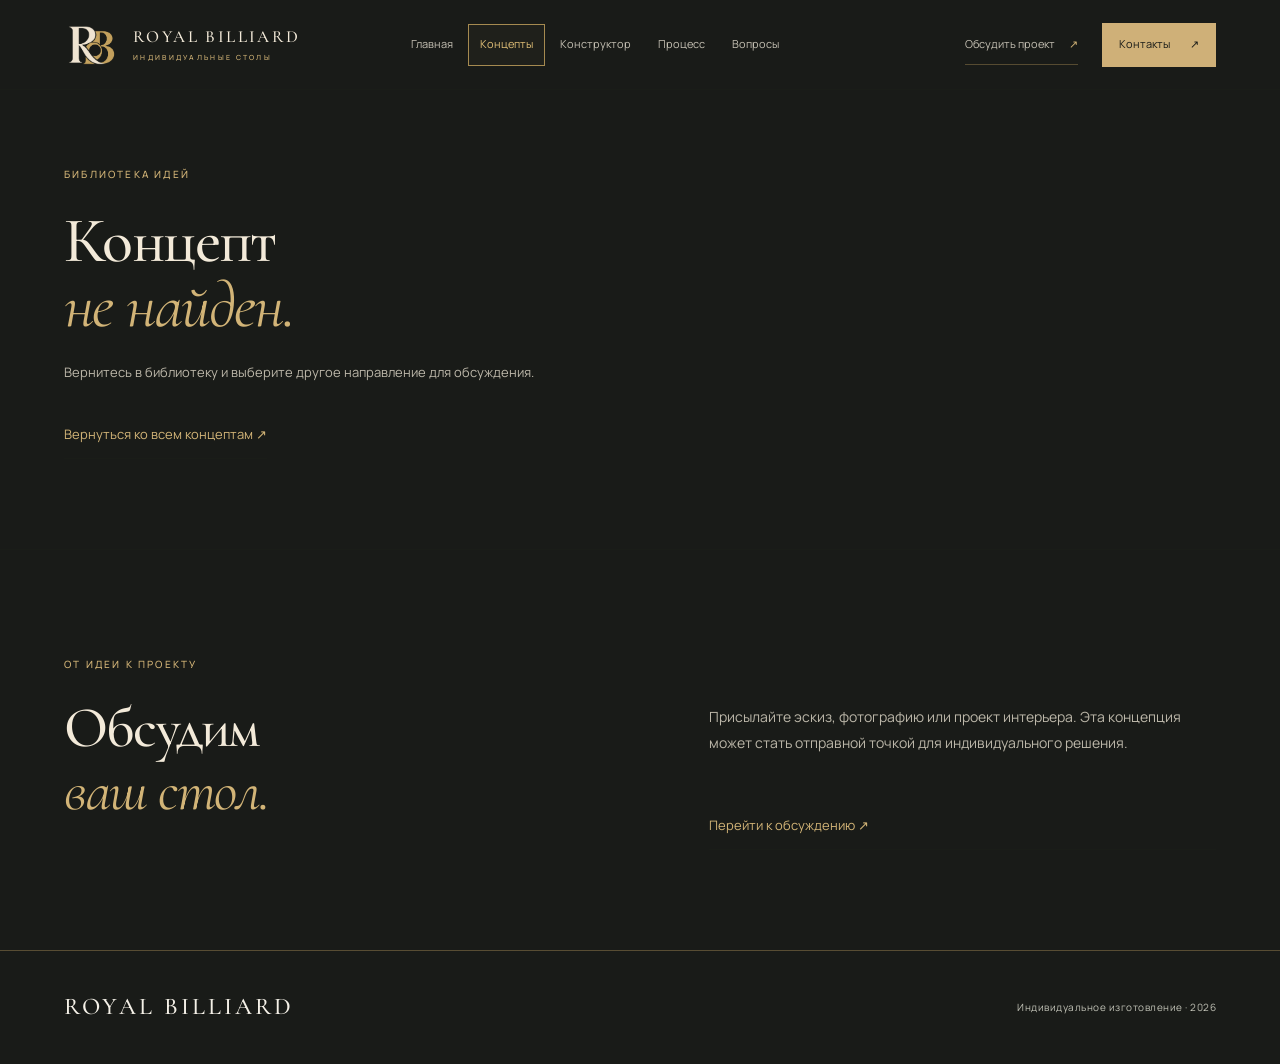
<file: concept.html>
<!doctype html><html lang="ru"><head><meta charset="utf-8"><meta name="viewport" content="width=device-width,initial-scale=1"><meta name="theme-color" content="#191b18"><meta name="robots" content="noindex,nofollow"><meta name="description" content="Концепция индивидуального бильярдного стола · Royal Billiard"><title>Концепт стола · Royal Billiard</title><link rel="preload" href="assets/fonts/cormorant-garamond-latin-cyrillic.woff2" as="font" type="font/woff2" crossorigin><link rel="preload" href="assets/fonts/manrope-latin-cyrillic.woff2" as="font" type="font/woff2" crossorigin><link rel="stylesheet" href="style.css?v=20261103-royal-dark"><script src="attribution.js?v=20261101-leads"></script><script defer src="analytics.js"></script><script defer src="navigation.js?v=20261101"></script><link rel="icon" type="image/webp" href="assets/royal-billiard-mark-dark.webp"></head><body class="home-page"><a class="skip-link" href="#concept-detail">Перейти к концепции</a><header><a class="brand" href="index.html" aria-label="Royal Billiard - главная"><img class="brand-mark" src="assets/royal-billiard-mark-dark.webp" width="64" height="58" alt=""><span class="brand-wordmark">ROYAL BILLIARD<small>ИНДИВИДУАЛЬНЫЕ СТОЛЫ</small></span></a><nav class="header-note" aria-label="Основная навигация"><a href="index.html">Главная</a><a id="back-to-gallery" href="concepts.html" aria-current="page">Концепты</a><a href="configurator.html">Конструктор</a><a href="index.html#process">Процесс</a><a href="index.html#questions">Вопросы</a></nav><a class="header-link" data-entry="header" href="index.html#idea">Обсудить проект <span>↗︎</span></a><a class="contact-button" href="index.html#contacts">Контакты <span>↗︎</span></a></header><main id="concept-detail" class="concept-page"><section class="concept-detail" aria-live="polite"></section><noscript><p class="noscript-note">Для просмотра выбранного концепта нужен JavaScript. <a href="index.html#idea">Обсудить свою идею</a> можно по контактам на главной.</p></noscript><section class="contact-strip section"><div><span class="eyebrow">ОТ ИДЕИ К ПРОЕКТУ</span><h2>Обсудим<br><em>ваш стол.</em></h2></div><div><p>Присылайте эскиз, фотографию или проект интерьера. Эта концепция может стать отправной точкой для индивидуального решения.</p><a class="text-link" href="index.html#idea">Перейти к обсуждению ↗︎</a></div></section></main><footer><a class="footer-brand" href="index.html">ROYAL BILLIARD</a><span>Индивидуальное изготовление · 2026</span></footer><script src="models.js?v=20261030-new-concepts"></script><script src="gallery-models.js"></script><script src="concept.js?v=20261101"></script></body></html>
</file>
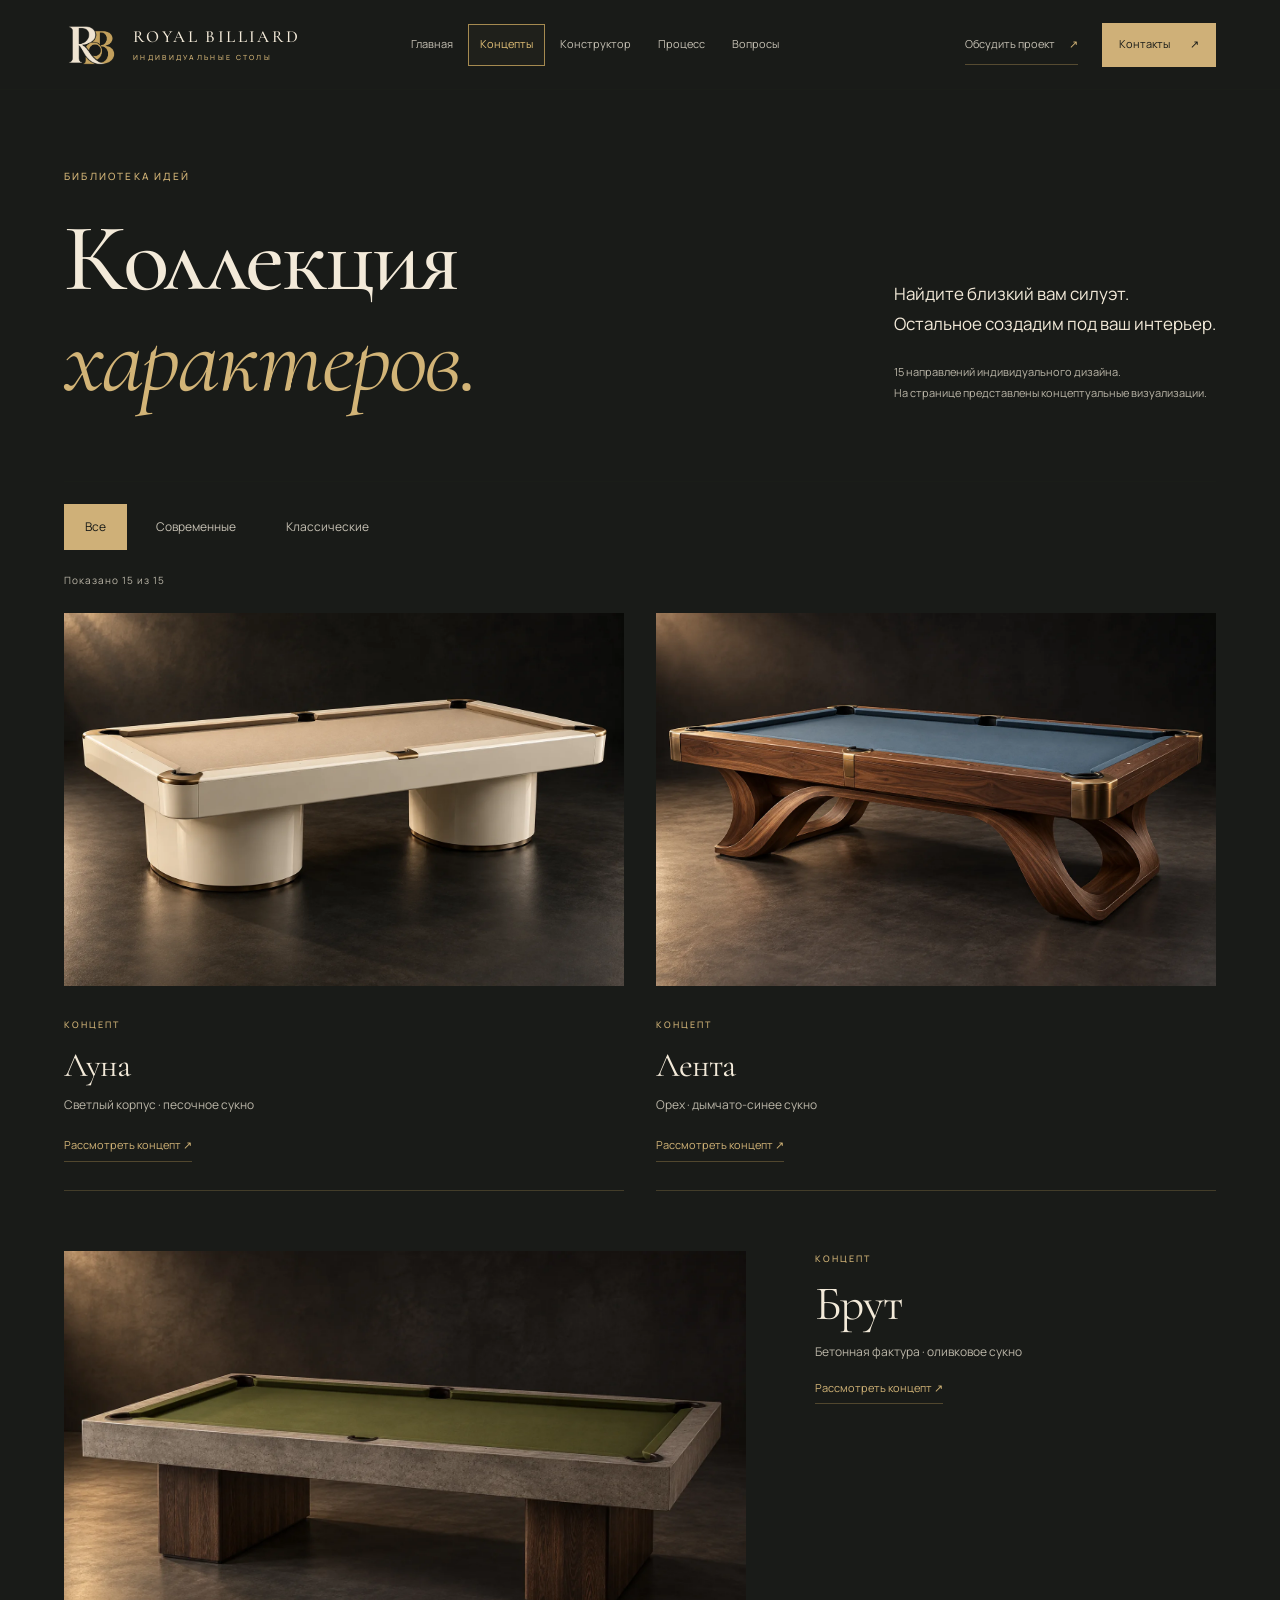
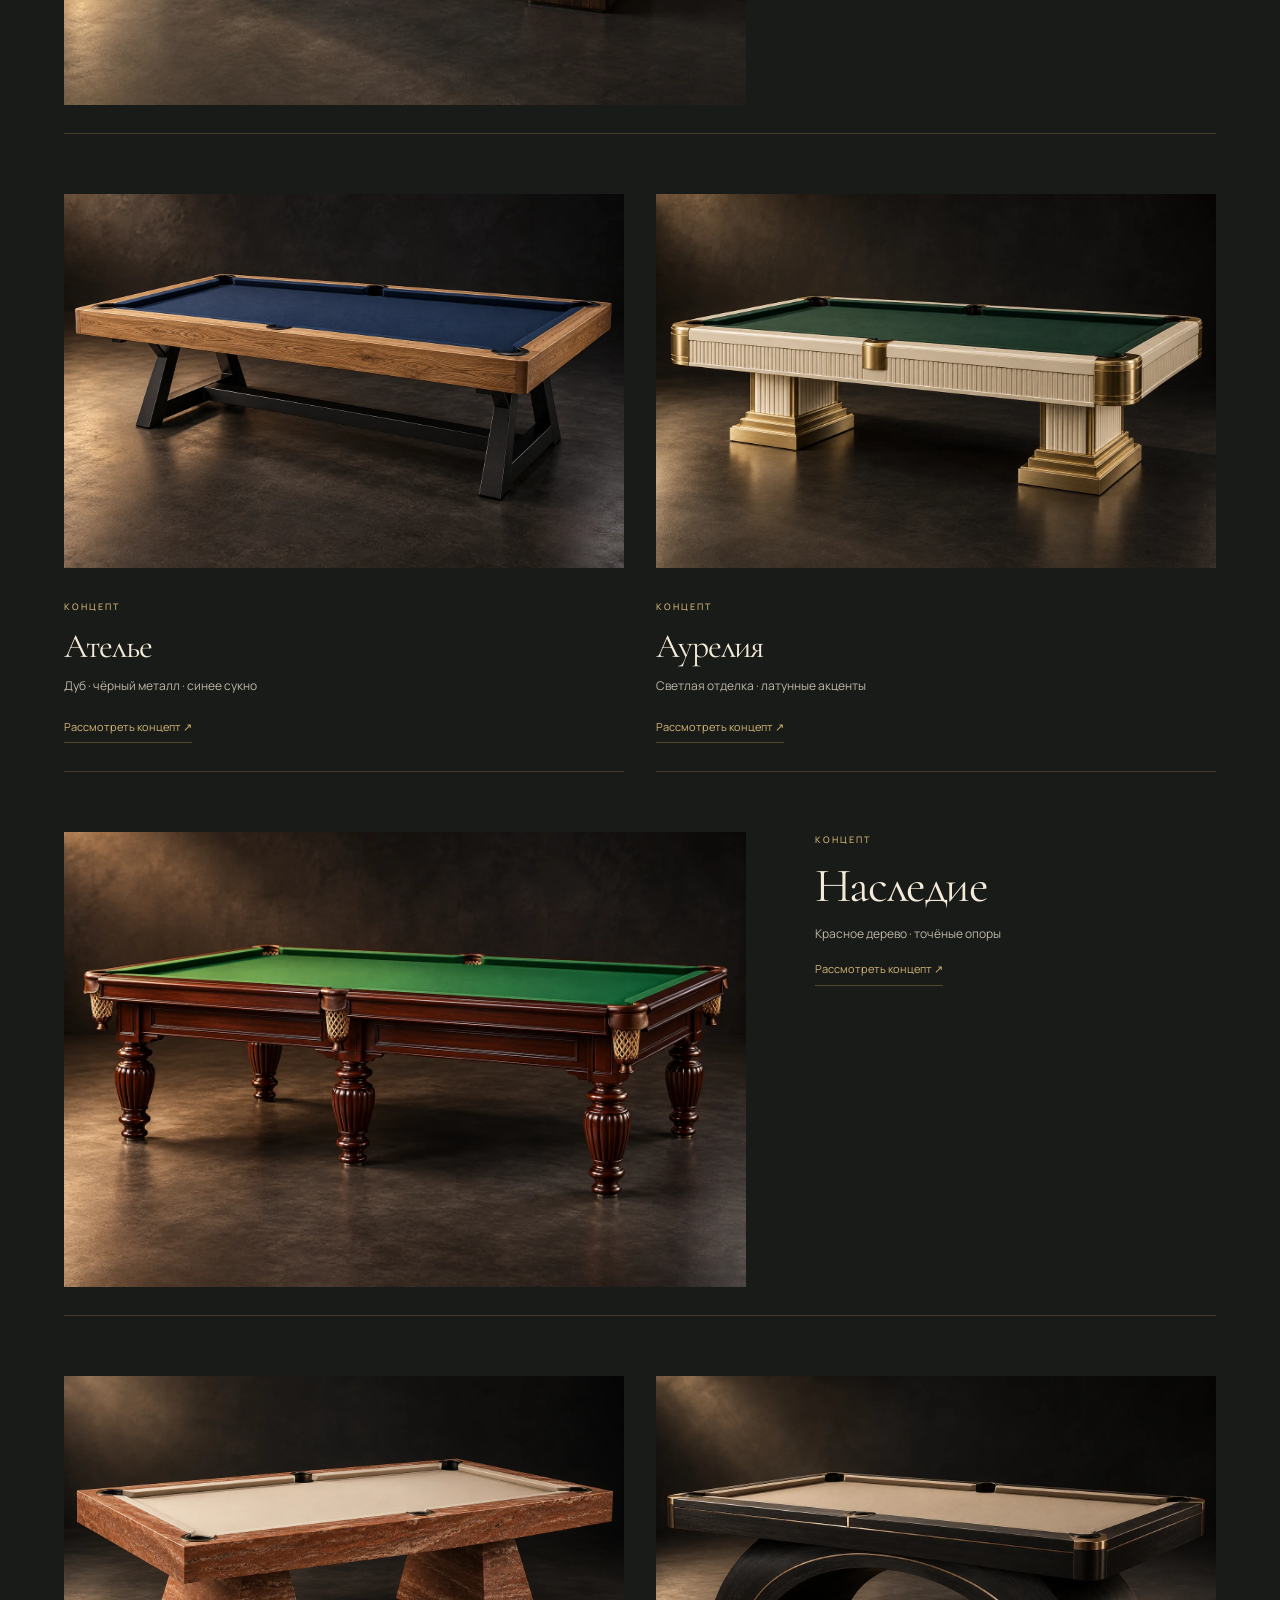
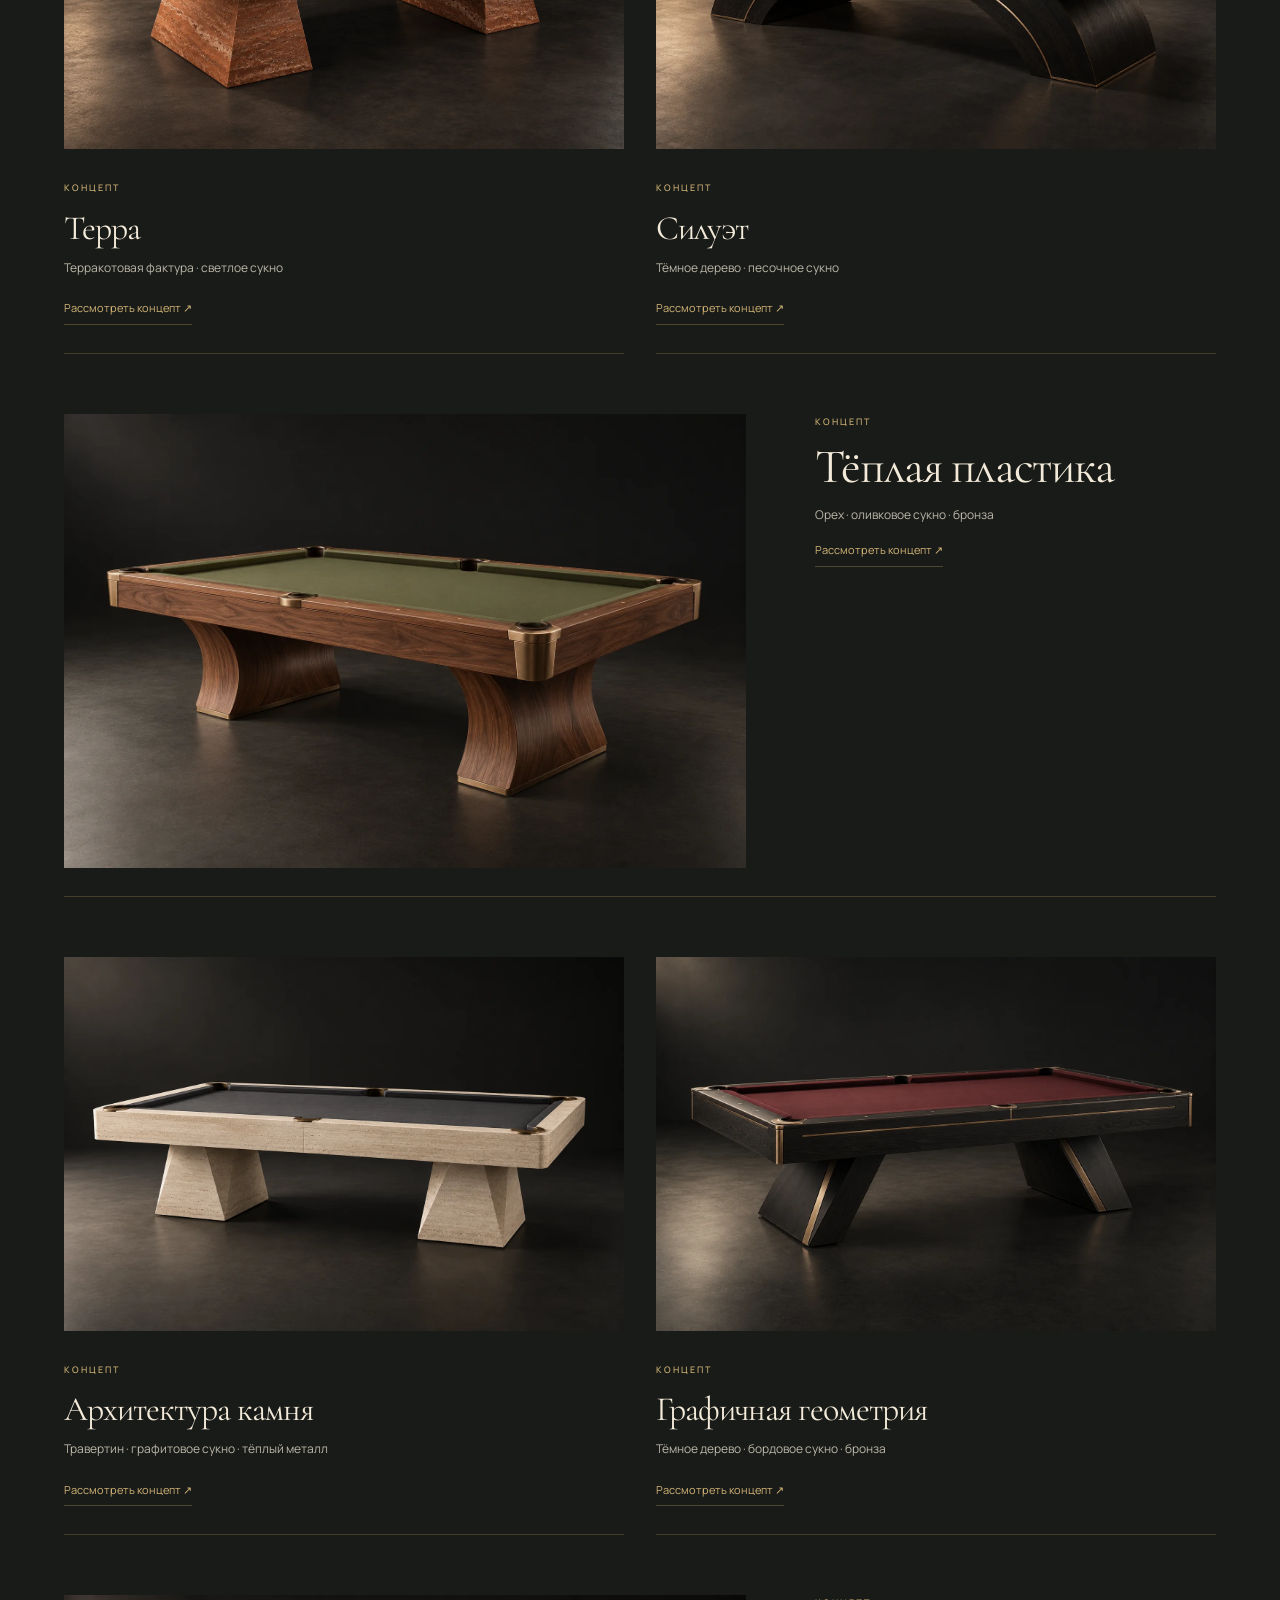
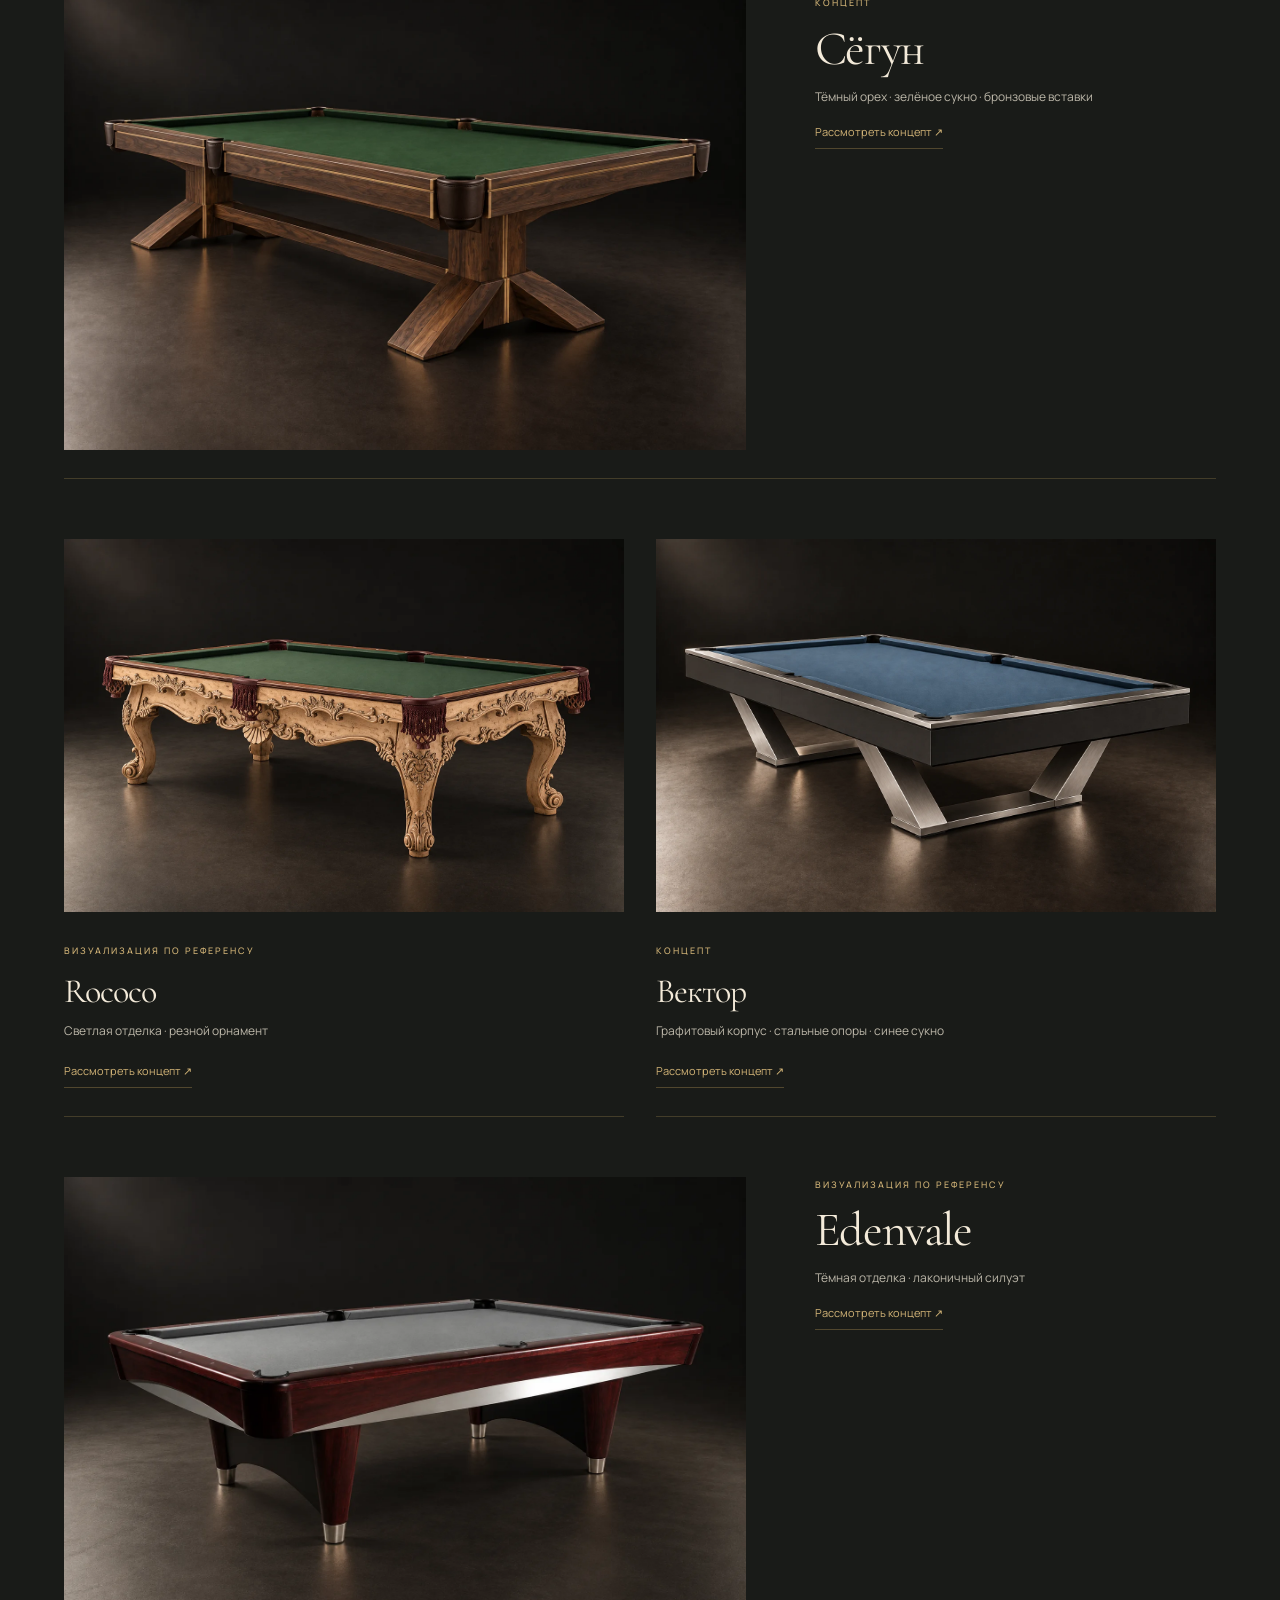
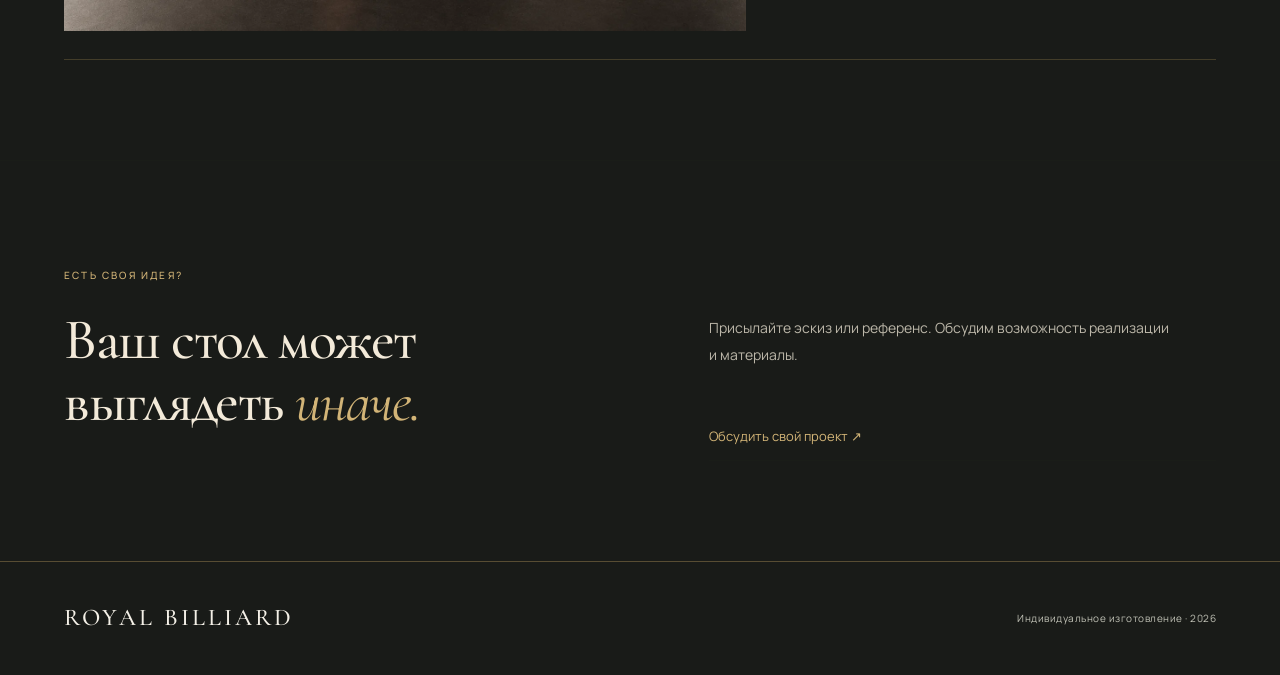
<file: concepts.html>
<!doctype html><html lang="ru"><head><meta charset="utf-8"><meta name="viewport" content="width=device-width,initial-scale=1"><meta name="theme-color" content="#191b18"><meta name="robots" content="noindex,nofollow"><meta name="description" content="Направления индивидуального дизайна бильярдных столов. Выберите концепт для обсуждения своего проекта."><title>Концепты столов · Royal Billiard</title><link rel="preload" href="assets/fonts/cormorant-garamond-latin-cyrillic.woff2" as="font" type="font/woff2" crossorigin><link rel="preload" href="assets/fonts/manrope-latin-cyrillic.woff2" as="font" type="font/woff2" crossorigin><link rel="stylesheet" href="style.css?v=20261103-royal-dark"><script src="attribution.js?v=20261101-leads"></script><script defer src="analytics.js"></script><script defer src="navigation.js?v=20261101"></script><link rel="icon" type="image/webp" href="assets/royal-billiard-mark-dark.webp"></head><body class="home-page gallery-page"><a class="skip-link" href="#gallery">Перейти к концептам</a><header><a class="brand" href="index.html" aria-label="Royal Billiard - главная"><img class="brand-mark" src="assets/royal-billiard-mark-dark.webp" width="64" height="58" alt=""><span class="brand-wordmark">ROYAL BILLIARD<small>ИНДИВИДУАЛЬНЫЕ СТОЛЫ</small></span></a><nav class="header-note" aria-label="Основная навигация"><a href="index.html">Главная</a><a href="concepts.html" aria-current="page">Концепты</a><a href="configurator.html">Конструктор</a><a href="index.html#process">Процесс</a><a href="index.html#questions">Вопросы</a></nav><a class="header-link" data-entry="header" href="index.html#idea">Обсудить проект <span>↗︎</span></a><a class="contact-button" href="index.html#contacts">Контакты <span>↗︎</span></a></header><main><section class="gallery-intro"><span class="eyebrow">БИБЛИОТЕКА ИДЕЙ</span><h1>Коллекция<br><em>характеров.</em></h1><div class="gallery-intro-copy"><p>Найдите близкий вам силуэт.<br>Остальное создадим под ваш интерьер.</p><small>15 направлений индивидуального дизайна.<br>На странице представлены концептуальные визуализации.</small></div><div class="filters" role="group" aria-label="Направление дизайна"><button data-filter="all" aria-pressed="true">Все</button><button data-filter="modern" aria-pressed="false">Современные</button><button data-filter="classic" aria-pressed="false">Классические</button></div><p class="gallery-count" id="gallery-count" role="status"></p></section><div id="gallery" class="gallery"></div><noscript><p class="noscript-note">Для интерактивной галереи нужен JavaScript. <a href="index.html#idea">Обсудить вашу идею</a> можно и без выбора концепта.</p></noscript><section class="contact-strip section"><div><span class="eyebrow">ЕСТЬ СВОЯ ИДЕЯ?</span><h2>Ваш стол может<br>выглядеть <em>иначе.</em></h2></div><div><p>Присылайте эскиз или референс. Обсудим возможность реализации и материалы.</p><a href="index.html#idea" class="text-link">Обсудить свой проект ↗︎</a></div></section></main><footer><a class="footer-brand" href="index.html">ROYAL BILLIARD</a><span>Индивидуальное изготовление · 2026</span></footer><script src="models.js?v=20261030-new-concepts"></script><script src="gallery-models.js"></script><script src="gallery.js?v=20261101"></script></body></html>
</file>
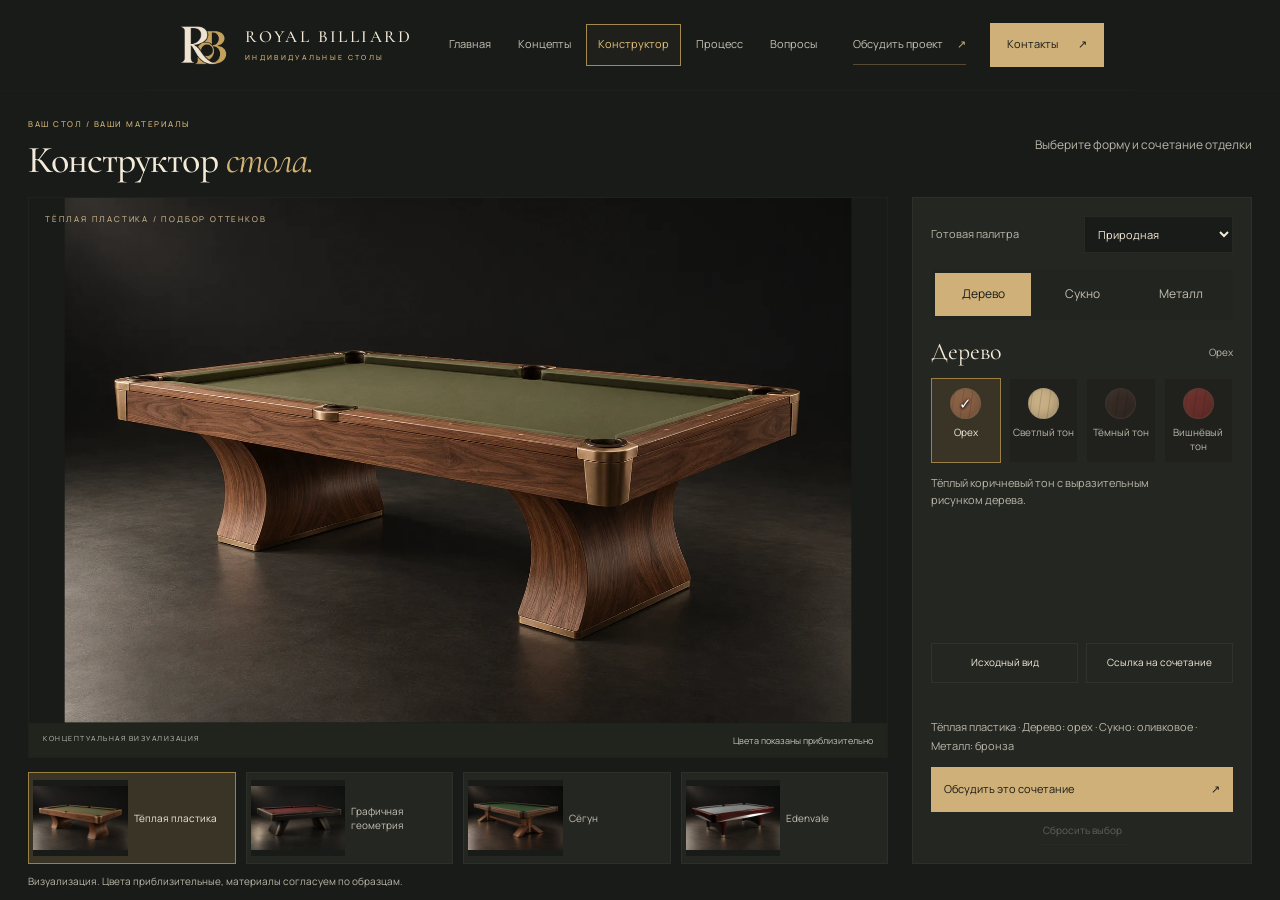
<file: configurator.html>
<!doctype html><html lang="ru"><head><meta charset="utf-8"><meta name="viewport" content="width=device-width,initial-scale=1"><meta name="robots" content="noindex,nofollow"><meta name="theme-color" content="#191b18"><meta name="description" content="Подберите сочетание материалов для бильярдного стола."><title>Конструктор стола · Royal Billiard</title><link rel="stylesheet" href="style.css?v=20261103-royal-dark"><script src="attribution.js?v=20261101-leads"></script><script defer src="analytics.js"></script><script defer src="navigation.js?v=20261101"></script><link rel="icon" type="image/webp" href="assets/royal-billiard-mark-dark.webp"></head><body class="home-page configurator-page"><a class="skip-link" href="#configurator">Перейти к конструктору</a><header><a class="brand" href="index.html" aria-label="Royal Billiard - главная"><img class="brand-mark" src="assets/royal-billiard-mark-dark.webp" width="64" height="58" alt=""><span class="brand-wordmark">ROYAL BILLIARD<small>ИНДИВИДУАЛЬНЫЕ СТОЛЫ</small></span></a><nav class="header-note" aria-label="Основная навигация"><a href="index.html">Главная</a><a href="concepts.html">Концепты</a><a href="configurator.html" aria-current="page">Конструктор</a><a href="index.html#process">Процесс</a><a href="index.html#questions">Вопросы</a></nav><a class="header-link" data-entry="header" href="index.html#idea">Обсудить проект <span>↗︎</span></a><a class="contact-button" href="index.html#contacts">Контакты <span>↗︎</span></a></header><main><section id="configurator" class="configurator section" aria-labelledby="config-title">
<div class="config-heading"><div><span class="eyebrow">ВАШ СТОЛ / ВАШИ МАТЕРИАЛЫ</span><h1 id="config-title">Конструктор <em>стола.</em></h1></div><p>Выберите форму и сочетание отделки</p></div><div class="config-layout">
<div class="config-stage"><div class="config-preview"><span id="config-image-label" class="config-image-label">ТЁПЛАЯ ПЛАСТИКА / ПОДБОР ОТТЕНКОВ</span>
<svg class="config-image" viewBox="0 0 1536 1024" role="img" aria-labelledby="config-image-title config-image-description">
<title id="config-image-title">Ваше сочетание материалов</title><desc id="config-image-description">Концептуальная визуализация стола: орех, оливковое сукно и бронза.</desc>
<defs>
<mask id="config-wood-mask" maskUnits="userSpaceOnUse" x="0" y="0" width="1536" height="1024"><rect width="1536" height="1024" fill="white"/><path id="config-wood-exclusions" d="" fill="black"/></mask>
<clipPath id="config-wood-clip"><path id="config-wood-path" d="M100 355 L540 299 L594 301 L1414 373 L1433 389 L1428 461 L1067 603 L122 435 Z M262 460 C302 499 331 555 299 657 L300 668 L372 687 L619 625 L620 610 C604 565 615 544 606 522 Z M842 572 C875 613 928 676 887 815 L889 826 L1004 856 L1220 755 L1221 739 C1185 675 1194 621 1200 553 L1067 602 Z"/></clipPath>
<clipPath id="config-cloth-clip"><path id="config-cloth-path" d="M177 356 L542 310 Q543 324 562 324 L582 322 L585 311 L891 336 Q889 351 911 352 L939 350 L941 342 L1333 382 L1337 391 L1074 462 L1074 473 Q1061 485 1039 481 L1018 474 L1015 467 L566 421 Q573 411 555 405 L531 403 L510 408 L183 372 Z"/></clipPath>
<clipPath id="config-metal-clip"><path id="config-metal-path" d="M99 355 Q110 349 124 349 L143 351 L181 350 L180 358 L126 362 L123 375 L121 435 L106 432 L102 374 Z M525 302 L542 299 L588 299 L605 304 L585 309 L584 317 L579 315 L579 305 L548 305 L543 311 Z M485 412 L509 405 Q522 401 540 403 L557 407 L571 415 L568 424 L534 428 L532 438 L486 432 Z M891 329 L910 326 L937 329 L957 336 L944 343 L940 354 L933 353 L934 338 L900 335 L895 340 Z M1333 373 L1355 368 L1409 374 Q1435 379 1435 388 L1432 402 L1429 459 L1418 464 L1418 404 L1414 386 L1341 383 L1334 390 Z M1001 486 L1018 476 Q1019 470 1039 468 L1071 469 Q1092 473 1115 484 L1118 495 L1110 509 L1102 589 Q1065 611 1020 596 L1017 518 L1001 509 Z M299 657 L306 662 L373 678 L618 612 L621 622 L373 691 L299 671 Z M887 815 L900 821 L1006 846 L1220 746 L1223 757 L1007 862 L888 829 Z"/></clipPath>
<filter id="config-wood-filter" color-interpolation-filters="sRGB"><feColorMatrix id="config-wood-matrix" type="matrix" values="1 0 0 0 0 0 1 0 0 0 0 0 1 0 0 0 0 0 1 0"/></filter>
<filter id="config-cloth-filter" color-interpolation-filters="sRGB"><feColorMatrix id="config-cloth-matrix" type="matrix" values="1 0 0 0 0 0 1 0 0 0 0 0 1 0 0 0 0 0 1 0"/></filter>
<filter id="config-metal-filter" color-interpolation-filters="sRGB"><feColorMatrix id="config-metal-matrix" type="matrix" values="1 0 0 0 0 0 1 0 0 0 0 0 1 0 0 0 0 0 1 0"/></filter>
</defs>
<image href="assets/walnut.webp" width="1536" height="1024"/>
<image href="assets/walnut.webp" width="1536" height="1024" clip-path="url(#config-wood-clip)" mask="url(#config-wood-mask)" filter="url(#config-wood-filter)"/>
<image href="assets/walnut.webp" width="1536" height="1024" clip-path="url(#config-cloth-clip)" filter="url(#config-cloth-filter)"/>
<image href="assets/walnut.webp" width="1536" height="1024" clip-path="url(#config-metal-clip)" filter="url(#config-metal-filter)"/>
</svg>
<div class="config-preview-caption"><span>КОНЦЕПТУАЛЬНАЯ ВИЗУАЛИЗАЦИЯ</span><span>Цвета показаны приблизительно</span></div>
</div>
</div><div id="config-model-picker" class="config-model-picker" hidden><span class="eyebrow" id="config-model-heading">МОДЕЛЬ СТОЛА</span><div id="config-model-options" class="config-model-options" role="group" aria-labelledby="config-model-heading"></div><p id="config-model-status" class="config-model-status" role="status" aria-live="polite"></p></div>
<div class="config-controls" hidden><div class="config-presets"><label for="config-preset">Готовая палитра</label><select id="config-preset"><option value="">Подобрать вручную</option><option value="natural">Природная</option><option value="graphic">Графичная</option><option value="warm">Тёплая</option></select></div><div class="config-tabs" role="tablist" aria-label="Материалы"><button type="button" role="tab" aria-selected="true" aria-controls="panel-wood" id="tab-wood" data-tab="wood">Дерево</button><button type="button" role="tab" aria-selected="false" aria-controls="panel-cloth" id="tab-cloth" data-tab="cloth" tabindex="-1">Сукно</button><button type="button" role="tab" aria-selected="false" aria-controls="panel-metal" id="tab-metal" data-tab="metal" tabindex="-1">Металл</button></div>
<div class="config-group" id="panel-wood" role="tabpanel" aria-labelledby="tab-wood"><div class="config-group-heading"><h3 id="config-wood-heading"><span>01</span> Дерево</h3><span id="config-wood-name"></span></div><div id="config-wood-options" class="config-options"></div><p id="config-wood-note" class="config-option-note"></p></div>
<div class="config-group" id="panel-cloth" role="tabpanel" aria-labelledby="tab-cloth" hidden><div class="config-group-heading"><h3 id="config-cloth-heading"><span>02</span> Сукно</h3><span id="config-cloth-name"></span></div><div id="config-cloth-options" class="config-options"></div><p id="config-cloth-note" class="config-option-note"></p></div>
<div class="config-group" id="panel-metal" role="tabpanel" aria-labelledby="tab-metal" hidden><div class="config-group-heading"><h3 id="config-metal-heading"><span>03</span> Металл</h3><span id="config-metal-name"></span></div><div id="config-metal-options" class="config-options"></div><p id="config-metal-note" class="config-option-note"></p></div>
<div class="config-tools"><button type="button" id="config-compare" aria-pressed="false">Исходный вид</button><button type="button" id="config-share">Ссылка на сочетание</button></div><p id="config-share-status" role="status"></p><input id="config-share-url" aria-label="Ссылка на сочетание" readonly hidden><div class="config-selection" id="config-selection"></div><div class="config-actions"><button type="button" id="config-apply" class="config-apply">Обсудить это сочетание <span aria-hidden="true">↗︎</span></button><button type="button" id="config-reset" class="config-reset">Сбросить выбор</button></div>
<p id="config-summary" class="sr-only" role="status" aria-live="polite" aria-atomic="true"></p>
</div>
</div>
<p class="config-disclaimer">Визуализация. Цвета приблизительные, материалы согласуем по образцам.</p><noscript><p class="config-disclaimer">Для смены оттенков включите JavaScript. Любое сочетание можно <a class="text-link" href="index.html#idea">обсудить с нами ↗︎</a>.</p></noscript>
</section>

</main><footer><span class="footer-brand">ROYAL BILLIARD</span><nav class="footer-links"><a href="privacy.html">Обработка данных</a></nav><span>Индивидуальное изготовление · 2026</span></footer><script src="configurator-models.js?v=20261101-workspace"></script><script src="configurator.js?v=20261101-workspace"></script><script src="configurator-page.js"></script></body></html>
</file>
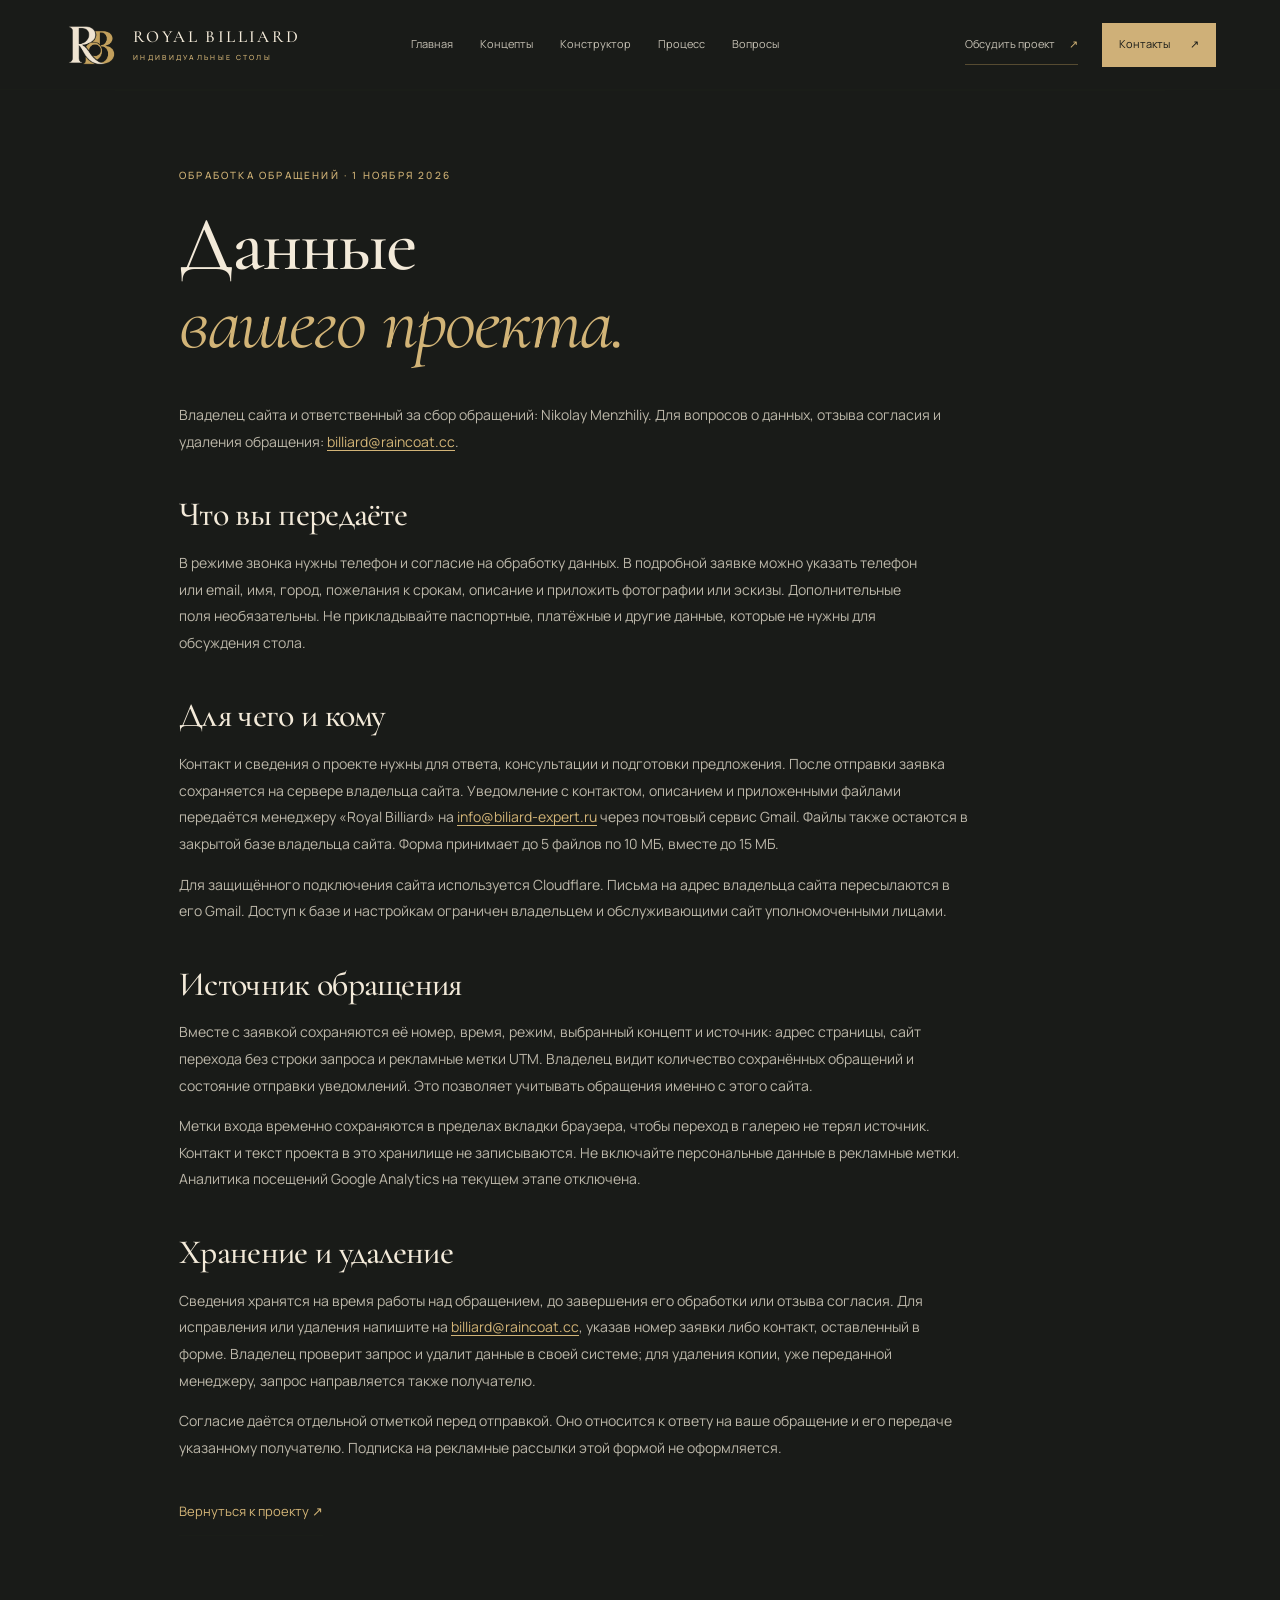
<file: privacy.html>
<!doctype html><html lang="ru"><head><meta charset="utf-8"><meta name="viewport" content="width=device-width,initial-scale=1"><meta name="robots" content="noindex,nofollow"><title>Обработка обращения · Royal Billiard</title><link rel="preload" href="assets/fonts/cormorant-garamond-latin-cyrillic.woff2" as="font" type="font/woff2" crossorigin><link rel="preload" href="assets/fonts/manrope-latin-cyrillic.woff2" as="font" type="font/woff2" crossorigin><link rel="stylesheet" href="style.css?v=20261103-royal-dark"><script defer src="analytics.js"></script><script defer src="navigation.js?v=20261101"></script><link rel="icon" type="image/webp" href="assets/royal-billiard-mark-dark.webp"></head><body class="home-page"><header><a class="brand" href="index.html" aria-label="Royal Billiard - главная"><img class="brand-mark" src="assets/royal-billiard-mark-dark.webp" width="64" height="58" alt=""><span class="brand-wordmark">ROYAL BILLIARD<small>ИНДИВИДУАЛЬНЫЕ СТОЛЫ</small></span></a><nav class="header-note" aria-label="Основная навигация"><a href="index.html">Главная</a><a href="concepts.html">Концепты</a><a href="configurator.html">Конструктор</a><a href="index.html#process">Процесс</a><a href="index.html#questions">Вопросы</a></nav><a class="header-link" data-entry="header" href="index.html#idea">Обсудить проект <span>↗︎</span></a><a class="contact-button" href="index.html#contacts">Контакты <span>↗︎</span></a></header><main class="section"><span class="eyebrow">ОБРАБОТКА ОБРАЩЕНИЙ · 1 НОЯБРЯ 2026</span><h1>Данные<br><em>вашего проекта.</em></h1>
<p>Владелец сайта и ответственный за сбор обращений: Nikolay Menzhiliy. Для вопросов о данных, отзыва согласия и удаления обращения: <a href="mailto:billiard@raincoat.cc">billiard@raincoat.cc</a>.</p>
<h2>Что вы передаёте</h2><p>В режиме звонка нужны телефон и согласие на обработку данных. В подробной заявке можно указать телефон или email, имя, город, пожелания к срокам, описание и приложить фотографии или эскизы. Дополнительные поля необязательны. Не прикладывайте паспортные, платёжные и другие данные, которые не нужны для обсуждения стола.</p>
<h2>Для чего и кому</h2><p>Контакт и сведения о проекте нужны для ответа, консультации и подготовки предложения. После отправки заявка сохраняется на сервере владельца сайта. Уведомление с контактом, описанием и приложенными файлами передаётся менеджеру «Royal Billiard» на <a href="mailto:info@biliard-expert.ru">info@biliard-expert.ru</a> через почтовый сервис Gmail. Файлы также остаются в закрытой базе владельца сайта. Форма принимает до 5 файлов по 10 МБ, вместе до 15 МБ.</p><p>Для защищённого подключения сайта используется Cloudflare. Письма на адрес владельца сайта пересылаются в его Gmail. Доступ к базе и настройкам ограничен владельцем и обслуживающими сайт уполномоченными лицами.</p>
<h2>Источник обращения</h2><p>Вместе с заявкой сохраняются её номер, время, режим, выбранный концепт и источник: адрес страницы, сайт перехода без строки запроса и рекламные метки UTM. Владелец видит количество сохранённых обращений и состояние отправки уведомлений. Это позволяет учитывать обращения именно с этого сайта.</p><p>Метки входа временно сохраняются в пределах вкладки браузера, чтобы переход в галерею не терял источник. Контакт и текст проекта в это хранилище не записываются. Не включайте персональные данные в рекламные метки. Аналитика посещений Google Analytics на текущем этапе отключена.</p>
<h2>Хранение и удаление</h2><p>Сведения хранятся на время работы над обращением, до завершения его обработки или отзыва согласия. Для исправления или удаления напишите на <a href="mailto:billiard@raincoat.cc">billiard@raincoat.cc</a>, указав номер заявки либо контакт, оставленный в форме. Владелец проверит запрос и удалит данные в своей системе; для удаления копии, уже переданной менеджеру, запрос направляется также получателю.</p><p>Согласие даётся отдельной отметкой перед отправкой. Оно относится к ответу на ваше обращение и его передаче указанному получателю. Подписка на рекламные рассылки этой формой не оформляется.</p><a class="text-link" href="index.html#idea">Вернуться к проекту ↗︎</a></main></body></html>
</file>
<file: style.css>
:root{color-scheme:dark;--bg:#151614;--ink:#eeeae0;--muted:#aaa99e;--accent:#c9ae7f;--line:#42443d}
*{box-sizing:border-box}
html{scroll-behavior:smooth;scroll-padding-top:30px}
body{margin:0;background:var(--bg);color:var(--ink);font:15px/1.6 var(--font-body),sans-serif}
button,a,input,textarea{-webkit-tap-highlight-color:transparent}
a{color:inherit;text-decoration:none}
button{cursor:pointer;font:inherit;color:inherit}
button:focus-visible,a:focus-visible,input:focus-visible,textarea:focus-visible{outline:2px solid var(--accent);outline-offset:6px}
header{max-width:1500px;margin:auto;display:flex;align-items:center;justify-content:space-between;padding:27px 5%;border-bottom:1px solid #ffffff14}
.brand{font-size:15px;letter-spacing:3px;line-height:1.5}
.brand span{display:block;font-size:10px;letter-spacing:6px;color:var(--accent)}
.header-note{font-size:12px;color:var(--muted)}
.header-link{font-size:13px}
.header-link span{color:var(--accent);padding-left:24px}
.intro{max-width:1400px;margin:54px auto 0;padding:0 5%;position:relative;z-index:2;pointer-events:none}
.eyebrow{font-size:10px;letter-spacing:2.5px;color:var(--accent)}
.eyebrow>span{display:inline-block;width:5px;height:5px;border-radius:50%;background:var(--accent);vertical-align:middle;margin-right:10px}
h1{font:clamp(46px,5.3vw,82px)/1.08 var(--font-display),serif;letter-spacing:-2px;margin:19px 0 0;font-weight:normal}
em{font-weight:normal;color:var(--accent)}
.intro>p{position:absolute;right:6%;bottom:6px;color:var(--muted);font-size:14px}
.showcase{max-width:1400px;margin:-100px auto 0}
.scene{position:relative;aspect-ratio:3/2;isolation:isolate}
.images{position:absolute;inset:0;z-index:-1}
.images img{position:absolute;width:100%;height:100%;object-fit:contain;inset:0;transition:opacity .48s ease}
#next-image{opacity:0}
.images img.failed{visibility:hidden}
#leaders{position:absolute;inset:0;width:100%;height:100%;pointer-events:none;overflow:visible}
.leader{fill:none;stroke:#c9ae7f99;stroke-width:1;vector-effect:non-scaling-stroke;stroke-dasharray:500;animation:draw .8s ease both}
.mobile-marker{display:none}
.dot{fill:var(--accent);stroke:var(--bg);stroke-width:2}
.callout{position:absolute;width:19%;font-size:12px;animation:reveal .55s .15s both}
.callout span{font-size:9px;color:var(--accent);letter-spacing:1px}
.callout h3{font:19px/1.25 var(--font-display),serif;margin:5px 0 7px;font-weight:normal}
.callout p{margin:0;color:var(--muted);font-size:11px;line-height:1.5}
.scene-note{position:absolute;left:5%;bottom:5%;font-size:8px;letter-spacing:2px;color:#93958a}
.controls{margin:-30px 5% 0;padding:26px 0 35px;border-top:1px solid var(--line);display:grid;grid-template-columns:1fr 1fr;gap:10%;position:relative}
.number{color:var(--accent);font-size:10px;letter-spacing:2px}
h2{font:30px/1.2 var(--font-display),serif;font-weight:normal;margin:9px 0}
.model-info p{margin:0;color:var(--muted);font-size:12px}
.slider-top{display:flex;justify-content:space-between;align-items:center;color:var(--muted);font-size:12px}
.arrows{display:flex;gap:10px}
.arrows button{border:1px solid var(--line);background:transparent;border-radius:50%;width:36px;height:36px}
.arrows button:hover{background:#c9ae7f20}
.arrows button:disabled{opacity:.3;cursor:default}
input[type=range]{width:100%;height:32px;margin:18px 0 0;appearance:none;background:transparent;cursor:ew-resize}
input[type=range]::-webkit-slider-runnable-track{height:2px;background:linear-gradient(to right,var(--accent) var(--progress,0%),var(--line) var(--progress,0%))}
input[type=range]::-webkit-slider-thumb{appearance:none;width:20px;height:20px;border:5px solid var(--bg);border-radius:50%;background:var(--accent);box-shadow:0 0 0 1px var(--accent);margin-top:-9px}
input[type=range]::-moz-range-track{height:2px;background:var(--line)}
input[type=range]::-moz-range-thumb{width:12px;height:12px;border-radius:50%;background:var(--accent);border:3px solid var(--bg)}
.ticks{display:flex;justify-content:space-between}
.ticks button{border:0;background:transparent;color:var(--muted);font-size:11px;padding:8px 0}
.ticks button.selected{color:var(--accent)}
.idea{padding:65px 5%;margin:35px auto 0;max-width:1400px;border-top:1px solid var(--line);display:grid;grid-template-columns:1fr 1fr;gap:10%}
.idea h2{font-size:60px;margin:20px 0}
.idea p{color:var(--muted);max-width:440px}
.idea p:first-child{color:var(--ink)}
.cta{display:flex;justify-content:space-between;gap:40px;border:0;border-bottom:1px solid var(--accent);background:transparent;color:var(--accent);padding:15px 0;margin-top:25px}
.cta:hover{color:var(--ink)}
#project-panel{margin-top:24px;border:1px solid var(--line);padding:20px}
#project-panel label{display:block;font-size:12px}
textarea{width:100%;background:#ffffff05;color:var(--ink);border:1px solid var(--line);padding:12px;margin:10px 0;font:inherit;resize:vertical}
small{display:block;color:var(--muted);font-size:11px}
footer{margin:0 5%;padding:24px 0;border-top:1px solid var(--line);color:var(--muted);font-size:9px;letter-spacing:1px;display:flex;justify-content:space-between}
@keyframes draw{from{stroke-dashoffset:500}
to{stroke-dashoffset:0}
}
@keyframes reveal{from{opacity:0;transform:translateY(5px)}
to{opacity:1;transform:translateY(0)}
}

@media(min-width:1500px){.showcase{margin-top:-120px}
}
@media(max-width:700px){header{padding:20px 6%}
.header-note{display:none}
.intro{margin-top:35px;padding:0 6%}
.intro>p{position:static;font-size:12px;margin-top:20px}
h1{font-size:48px}
.eyebrow{font-size:8px;letter-spacing:1.5px}
.showcase{margin:0 auto}
.scene{aspect-ratio:auto;padding-top:67%}
.images{height:auto;aspect-ratio:3/2}
.scene-note{top:57vw;bottom:auto;left:6%;font-size:6px}
.callout{position:static;width:auto;animation:none;padding:16px 0;border-top:1px solid var(--line)}
#callouts{position:relative;margin:0 6%;display:grid;grid-template-columns:1fr 1fr;gap:18px}
.callout h3{font-size:18px}
.callout p{font-size:11px}
#leaders{height:auto;aspect-ratio:3/2}
.leader{display:none}
.dot{r:14}
.mobile-marker{display:block;fill:var(--bg);font:13px var(--font-body),sans-serif;text-anchor:middle;dominant-baseline:central}
.controls{margin:18px 6% 0;grid-template-columns:1fr;gap:25px;padding-top:23px}
.idea{grid-template-columns:1fr;margin:10px 6% 0;padding:35px 0;gap:0}
.idea h2{font-size:46px}
.idea p{font-size:13px}
.idea .eyebrow{font-size:8px}
footer{margin:0 6%;font-size:7px;gap:20px}
.arrows button{width:44px;height:44px}
.ticks button{min-height:44px}
}

@media(prefers-reduced-motion:reduce){html{scroll-behavior:auto}
*,*:before,*:after{animation:none!important;transition:none!important}
}

#catalog-source{position:absolute;right:5%;bottom:5%;font-size:10px;color:var(--accent);z-index:3}
.ticks{gap:12px;flex-wrap:wrap}
.ticks button{font-size:10px}
input[type=range]{touch-action:pan-y}

@media(max-width:700px){.ticks{gap:5px}
.ticks button{font-size:10px;padding:7px 3px}
#catalog-source{top:61vw;bottom:auto;font-size:8px}
.scene-note{letter-spacing:1px}
}

@media(min-width:701px){.showcase{margin-top:-25px}
}

@media(min-width:701px){.controls{margin-top:30px}
}

@media(min-width:701px){.callout{width:22%}
.scene-note,#catalog-source{bottom:1.5%}
}

.skip-link{position:absolute;left:20px;top:-100px;z-index:10;background:var(--ink);color:var(--bg);padding:10px}
.skip-link:focus{top:10px}
.header-note{display:flex;gap:28px}
.header-note a:hover{color:var(--accent)}
.section{max-width:1400px;margin:0 auto;padding:85px 5%;border-top:1px solid var(--line)}
.section h2{font-size:clamp(38px,4.5vw,65px);letter-spacing:-1px;line-height:1.1;margin-top:22px}
.section p{color:var(--muted);font-size:14px;line-height:1.85}
.collection-link{max-width:1400px;padding:0 5% 45px;margin:auto;display:flex;justify-content:space-between;gap:20px;color:var(--muted);font-size:12px}
.collection-link a{color:var(--accent);border-bottom:1px solid var(--line);padding-bottom:6px}
.collection-link p{margin:0}
.statement{display:grid;grid-template-columns:1fr 1fr;gap:0 12%}
.statement>.eyebrow{grid-column:1/-1}
.statement-copy{padding-top:12px}
.statement-copy p:first-child{font-size:19px;color:var(--ink)}
.facts{display:flex;gap:48px;margin-top:35px}
.facts strong{display:block;font:24px var(--font-display),serif}
.facts span{font-size:11px;color:var(--muted)}
.section-heading{display:grid;grid-template-columns:1.2fr 1fr;gap:12%;align-items:end;margin-bottom:42px}
.section-heading p{max-width:390px}
.material-grid{display:grid;grid-template-columns:repeat(3,1fr);gap:32px}
.material-grid h3{font:26px var(--font-display),serif;font-weight:normal;margin:15px 0}
.material-grid p{font-size:12px}
.material-swatch{height:180px;margin-bottom:25px;border:1px solid #ffffff10}
.wood{background:repeating-linear-gradient(6deg,#6b4930 0,#795235 2px,#543923 4px,#6d4931 7px,#704c32 12px)}
.cloth{background:repeating-linear-gradient(90deg,#344c3c 0,#344c3c 2px,#3b5242 3px,#344c3c 4px)}
.metal{background:linear-gradient(125deg,#493d29,#aa9166 35%,#6c5b3d 55%,#c0aa7f 75%,#69563a)}
.materials>small{margin-top:30px;font-size:10px}
.steps{list-style:none;padding:0;margin:0}
.steps li{display:grid;grid-template-columns:65px 1fr 140px;gap:30px;padding:28px 0;border-top:1px solid var(--line)}
.steps li>span:first-child{font:28px var(--font-display),serif;color:var(--accent)}
.steps h3{font:25px var(--font-display),serif;margin:0;font-weight:normal}
.steps p{max-width:650px;margin:12px 0 0;font-size:13px}
.step-tag{color:var(--muted);font-size:10px;letter-spacing:1px;text-align:right}
.budget{display:grid;grid-template-columns:1fr 1fr;gap:12%;background:linear-gradient(120deg,#20211d,#151614)}
.price{font:36px var(--font-display),serif;color:var(--accent);margin-top:35px}
.text-link{display:inline-block;font-size:13px;color:var(--accent);padding:10px 0;border-bottom:1px solid var(--line);margin-top:15px}
.designers{padding-top:95px;padding-bottom:95px;background:radial-gradient(ellipse at 85% 30%,#3a342647,transparent 60%)}
.designers p{max-width:500px;margin-left:42%;margin-top:-75px}
.designers .text-link{margin-left:42%}
.faq{display:grid;grid-template-columns:1fr 1.3fr;gap:10%}
details{border-top:1px solid var(--line);padding:22px 0}
details:last-child{border-bottom:1px solid var(--line)}
summary{cursor:pointer;list-style:none;padding-right:28px;position:relative;font-size:14px}
summary:after{content:'+';position:absolute;right:0;color:var(--accent);font-size:20px;top:-6px}
details[open] summary:after{content:'−'}
details p{font-size:12px!important}
summary:focus-visible{outline:2px solid var(--accent);outline-offset:5px}
.copy-button{background:var(--accent);color:#191a16;border:0;padding:12px 18px;font-size:12px}
.copy-button:hover{background:var(--ink)}
#copy-status{font-size:12px;margin:10px 0}
.contact-actions{display:flex;flex-wrap:wrap;gap:20px;margin:18px 0;font-size:12px;color:var(--accent)}
.contact-strip{display:grid;grid-template-columns:1fr 1fr;gap:12%}
.contact-strip>div:last-child{display:flex;flex-direction:column;gap:18px;padding-top:40px;color:var(--muted);font-size:14px}
.phone{font:32px var(--font-display),serif;color:var(--ink)}
.idea{border-top:1px solid var(--line);padding-top:75px;padding-bottom:75px}
.idea h2{line-height:1.1}
.gallery-intro{max-width:1400px;margin:60px auto 35px;padding:0 5%}
.gallery-intro h1{font-size:clamp(46px,7vw,90px)}
.gallery-intro p{color:var(--muted);max-width:560px}
.filters{display:flex;gap:12px;flex-wrap:wrap;margin-top:30px}
.filters button{border:1px solid var(--line);background:transparent;padding:10px 18px;color:var(--muted);font-size:12px}
.filters button[aria-pressed=true]{background:var(--accent);color:var(--bg);border-color:var(--accent)}
.gallery{max-width:1400px;margin:auto;padding:10px 5% 70px;display:grid;grid-template-columns:repeat(2,1fr);gap:40px 24px}
.concept-card{border-bottom:1px solid var(--line);padding-bottom:24px}
.concept-card img{width:100%;aspect-ratio:3/2;object-fit:contain;display:block;transition:transform .5s}
.concept-card a:hover img{transform:scale(1.02)}
.concept-card h2{font:28px var(--font-display),serif;font-weight:normal;margin:12px 0}
.concept-card p{color:var(--muted);font-size:12px}
.concept-card .eyebrow{font-size:8px}
.concept-card .card-link{color:var(--accent);font-size:12px}
.gallery-count{font-size:11px;color:var(--muted);margin-top:18px}
.gallery-empty{grid-column:1/-1}
.noscript-note{padding:25px 5%;color:var(--muted)}

@media(max-width:700px){.section{margin:0 6%;padding:44px 0}
.section h2{font-size:40px}
.statement,.section-heading,.budget,.faq,.contact-strip{grid-template-columns:1fr;gap:20px}
.statement>.eyebrow{grid-column:auto}
.statement h2{margin:0}
.statement-copy p:first-child{font-size:17px}
.facts{gap:30px}
.material-grid{grid-template-columns:1fr;gap:25px}
.material-swatch{height:140px}
.material-grid h3{font-size:24px}
.material-grid p{max-width:380px}
.section-heading{margin-bottom:25px}
.section-heading h2{margin-bottom:0}
.section-heading p{font-size:13px}
.steps li{grid-template-columns:30px 1fr;gap:18px;padding:24px 0}
.step-tag{display:none}
.steps h3{font-size:23px}
.steps p{font-size:12px}
.price{font-size:29px;margin-top:0}
.designers p,.designers .text-link{margin-left:0;margin-top:20px}
.designers h2{font-size:40px}
.faq h2{margin-bottom:15px}
.collection-link{padding:0 6% 30px;flex-direction:column;gap:10px}
.collection-link a{align-self:flex-start}
.contact-strip>div:last-child{padding-top:0}
.phone{font-size:30px}
.idea{padding-top:40px;padding-bottom:40px}
.gallery{grid-template-columns:1fr;padding:0 6% 40px;gap:30px}
.gallery-intro{padding:0 6%;margin-top:35px}
.gallery-intro h1{font-size:48px}
.filters{gap:8px}
.filters button{font-size:11px;padding:10px 12px}
.contact-actions{flex-direction:column;gap:15px}
}

.concept-card img{height:auto}

@media(max-width:700px){.header-note{display:none}
}

/* Full-width selector directly below the table image. */
.sr-only{position:absolute;width:1px;height:1px;padding:0;margin:-1px;overflow:hidden;clip:rect(0,0,0,0);white-space:nowrap;border:0}

.scene-slider{position:absolute;top:100%;left:5%;width:90%;z-index:2}

.scene-slider input[type=range]{display:block;height:32px;margin:0 calc(100% / 14 - 10px);width:calc(100% - 100% / 7 + 20px)}

.scene-slider .ticks{display:grid;grid-template-columns:repeat(7,minmax(0,1fr));gap:0}

.scene-slider .ticks button{text-align:center;min-width:0}

.scene-slider .ticks button:first-child{text-align:center}

.scene-slider .ticks button:last-child{text-align:center}

.showcase .controls{margin-top:88px;border-top:0;padding-top:0;align-items:center}

.controls>.arrows{justify-self:end}

@media(max-width:700px){.scene-slider{position:relative;top:auto;left:auto;width:auto;margin:0 6% 18px}
.scene-slider .ticks button{font-size:9px;padding-left:0;padding-right:0}
.showcase .controls{margin-top:22px;grid-template-columns:1fr auto;gap:15px}
.controls h2{font-size:25px}
.controls .model-info p{font-size:11px}
.controls>.arrows{align-self:start}
.controls .arrows button{width:40px;height:40px}
}

#inspiration-preview{width:100%;height:auto;display:block;margin:0 0 18px}
#inspiration-preview[hidden]{display:none}

/* Premium visual system. Shared by the main page, library and detail pages. */
:root{--bg:#141512;--ink:#f0ede4;--muted:#b8b7ac;--accent:#ccb389;--line:#ffffff26;--space:clamp(24px,5vw,80px);--measure:1440px}

body{font-size:15px;line-height:1.7;-webkit-font-smoothing:antialiased}
::selection{background:#ccb389;color:#141512}

header{max-width:var(--measure);min-height:100px;padding:24px var(--space);border-color:var(--line)}

.brand{font-size:14px;letter-spacing:3px}
.brand span{font-size:9px;letter-spacing:6px}
.header-note{gap:34px;font-size:11px;letter-spacing:.4px}
.header-link{font-size:12px;padding:11px 0;border-bottom:1px solid var(--accent)}

a,button{transition:color .2s,background-color .2s,border-color .2s}
a:hover{color:var(--accent)}
.eyebrow{font-size:10px;letter-spacing:2.8px;line-height:1.7}

h1,h2,h3{font-weight:400}
h1{letter-spacing:-.045em;font-size:clamp(54px,6.5vw,96px);line-height:1.04}
h2{letter-spacing:-.035em}
p{text-wrap:pretty}

.intro{max-width:var(--measure);margin:65px auto 0;padding:0 var(--space);display:grid;grid-template-columns:1.3fr 1fr;align-items:end;pointer-events:auto;gap:20px}

.intro>.eyebrow{grid-column:1/-1}
.intro h1{margin:0}
.intro-copy{justify-self:end;padding:0 0 4px 20px}
.intro-copy p{color:var(--muted);font-size:14px;line-height:1.8;margin:0}
.intro-copy .text-link{font-size:12px;margin-top:14px;min-width:220px;display:flex;justify-content:space-between}

.showcase{max-width:var(--measure)}
.scene-note{color:#b5b4a8;letter-spacing:1.8px}
.callout h3{font-size:21px}
.callout p{font-size:12px}
.callout span{font-size:10px}
.arrows button{width:46px;height:46px;font-size:19px}
.model-info h2{font-size:36px;margin:9px 0}
.model-info p{font-size:13px}
.scene-slider .ticks button{font-size:11px;min-height:44px}
.scene-slider input[type=range]{height:38px}
.showcase .controls{margin-top:98px;padding-bottom:35px}
.collection-link{max-width:var(--measure);padding:0 var(--space) 65px;font-size:12px;align-items:center}
.collection-link a{padding:12px 0}

.section{max-width:var(--measure);padding:100px var(--space);border-color:var(--line)}
.section h2{font-size:clamp(38px,4.5vw,66px);line-height:1.08;letter-spacing:-.035em}
.section p{font-size:14px;line-height:1.9}
.section-heading{margin-bottom:50px}
.statement{gap:0 10%;padding-top:110px;padding-bottom:110px}
.statement-copy p:first-child{font-size:21px;line-height:1.65}
.facts{border-top:1px solid var(--line);padding-top:28px;margin-top:35px}
.facts strong{font-size:26px}
.facts span{font-size:11px}
.material-grid{gap:28px}
.material-swatch{height:210px}
.material-grid article{border-bottom:1px solid var(--line);padding-bottom:22px}
.material-grid h3{font-size:28px}
.material-grid p{font-size:13px}
.steps li{padding:32px 0;grid-template-columns:70px 1fr 140px}
.steps h3{font-size:28px}
.steps p{font-size:13px}
.step-tag{font-size:11px}
.price{font-size:clamp(30px,3vw,43px);letter-spacing:-1px}
.budget{background:linear-gradient(110deg,#22231e88,transparent)}
.designers{padding-top:110px;padding-bottom:110px}
.designers p{margin-left:52%;margin-top:-100px;max-width:420px}
.designers .text-link{margin-left:52%}
.text-link{padding-bottom:13px}
summary{font-size:15px;line-height:1.6}
details{padding:25px 0}
details p{font-size:13px!important}
.idea{max-width:var(--measure);padding:100px var(--space);margin:0 auto;gap:12%}
.idea h2{font-size:clamp(44px,5.2vw,76px);letter-spacing:-.04em}
.idea .cta{width:100%;padding:18px 0;font-size:15px}
#project-panel{border:0;border-top:1px solid var(--line);padding:24px 0}
textarea{border-radius:0;min-height:120px}
footer{max-width:calc(var(--measure) - 2 * var(--space));margin:auto;padding:30px 0;font-size:10px;letter-spacing:1.5px}
.contact-strip .phone{font-size:clamp(25px,3vw,40px)}

.gallery-intro{max-width:var(--measure);margin:75px auto 0;padding:0 var(--space);display:grid;grid-template-columns:1.2fr 1fr;column-gap:8%;align-items:end}
.gallery-intro>.eyebrow{grid-column:1/-1}
.gallery-intro h1{font-size:clamp(58px,7.5vw,108px);line-height:1.05;margin:24px 0 35px}
.gallery-intro-copy{padding-bottom:42px;justify-self:end;max-width:380px}
.gallery-intro-copy p{font-size:17px;line-height:1.8;margin:0 0 22px;color:var(--ink)}
.gallery-intro-copy small{font-size:11px;line-height:1.9}
.filters{grid-column:1/-1;margin:35px 0 0;border-top:1px solid var(--line);padding-top:25px;gap:8px}
.filters button{border-radius:0;border-color:transparent;padding:12px 20px;min-height:44px;font-size:12px}
.filters button:hover{border-color:var(--line);color:var(--ink)}
.filters button[aria-pressed=true]{background:transparent;color:var(--accent);border-color:var(--accent)}
.gallery-count{grid-column:1/-1;font-size:10px;letter-spacing:1px;margin:22px 0 24px}
.gallery{max-width:var(--measure);padding:0 var(--space) 100px;gap:60px 32px}
.concept-card{padding:0 0 28px;min-width:0;position:relative}
.concept-card>a{display:block}
.concept-card img{background:#1a1b17;transition:filter .4s,transform .6s;aspect-ratio:3/2;object-fit:cover;margin-bottom:24px}
.concept-card h2{font-size:34px;letter-spacing:-.03em;margin:9px 0}
.concept-card p{font-size:12px;margin:0 0 16px}
.concept-card .eyebrow{font-size:8px;letter-spacing:2px}
.concept-card .card-link{font-size:11px;display:inline-block;border-bottom:1px solid #ccb38955;padding-bottom:6px}
.concept-card a:hover img{transform:translateY(-3px);filter:brightness(1.08)}
.concept-card a:hover h2{color:var(--accent)}

.concept-detail{max-width:var(--measure);padding:70px var(--space) 90px;margin:auto}
.concept-detail-grid{display:grid;grid-template-columns:1.5fr 1fr;gap:6%;align-items:center}
.concept-detail-image{width:100%;height:auto;display:block;aspect-ratio:3/2;object-fit:contain}
.concept-detail-image-wrap small{font-size:9px;letter-spacing:1px;margin-top:18px}
.concept-detail-copy h1{font-size:clamp(46px,5vw,76px);margin:22px 0;overflow-wrap:anywhere}
.concept-detail-copy p{font-size:13px;color:var(--muted);line-height:1.9}
.concept-detail-copy .concept-material{color:var(--ink);font-size:16px}
.concept-detail-copy .cta{width:100%;font-size:13px;margin-top:30px}
.concept-features{display:grid;grid-template-columns:repeat(3,1fr);gap:30px;padding-top:70px}
.concept-features>.eyebrow{grid-column:1/-1}
.concept-features article{border-top:1px solid var(--line);padding-top:22px}
.concept-features article>span{color:var(--accent);font-size:10px}
.concept-features h3{font:26px var(--font-display),serif;margin:12px 0}
.concept-features p{color:var(--muted);font-size:13px}

@media(min-width:701px){.showcase{margin-top:0}
.scene{margin-top:0}
}

@media(min-width:1000px){.gallery .concept-card:nth-child(3n){grid-column:1/-1}
.gallery .concept-card:nth-child(3n)>a{display:grid;grid-template-columns:1.7fr 1fr;column-gap:6%;align-content:center}
.gallery .concept-card:nth-child(3n) img{grid-row:1/6;grid-column:1;margin:0}
.gallery .concept-card:nth-child(3n) .eyebrow{align-self:end}
.gallery .concept-card:nth-child(3n) h2{font-size:48px}
.gallery .concept-card:nth-child(3n) .card-link{justify-self:start;align-self:start}
}

@media(max-width:900px) and (min-width:701px){.intro-copy{padding-left:0}
.intro-copy p{font-size:12px}
.callout h3{font-size:17px}
.callout p{font-size:10px}
.designers p{margin-top:20px;margin-left:30%}
.designers .text-link{margin-left:30%}
.concept-detail-grid{grid-template-columns:1fr}
.concept-detail-copy{max-width:600px;margin-top:35px}
}

@media(max-width:700px){:root{--space:24px}
header{min-height:84px;padding:20px var(--space)}
.header-note{display:none}
.header-link{font-size:11px}
.brand{font-size:12px}
.brand span{font-size:8px;letter-spacing:5px}
.header-link span{padding-left:10px}
.intro{margin-top:38px;display:block}
.intro h1{font-size:clamp(45px,10.8vw,68px);margin-top:20px}
.intro-copy{padding:0;margin-top:24px;max-width:330px}
.intro-copy p{font-size:13px}
.intro-copy .text-link{max-width:250px;margin-top:12px}
.eyebrow{font-size:8px;letter-spacing:1.8px}
.showcase{margin-top:12px}
.callout h3{font-size:19px}
.callout p{font-size:12px}
.callout span{font-size:10px}
#callouts{margin:0 var(--space);gap:0 22px}
.callout{padding:18px 0}
.scene-slider{margin-left:var(--space);margin-right:var(--space);margin-bottom:18px}
.scene-slider .ticks button{font-size:9px}
.scene-note{font-size:6px;left:var(--space)}
.showcase .controls{margin:28px var(--space) 0;padding-bottom:30px}
.model-info h2{font-size:30px}
.model-info p{font-size:12px}
.collection-link{padding:0 var(--space) 40px;align-items:flex-start}
.section{margin:0 var(--space);padding:55px 0}
.section h2{font-size:42px}
.section p{font-size:13px}
.statement{gap:22px}
.statement-copy p:first-child{font-size:19px}
.facts{gap:30px}
.facts strong{font-size:23px}
.material-grid{gap:30px}
.material-swatch{height:180px}
.material-grid h3{font-size:26px}
.steps li{grid-template-columns:32px 1fr;gap:18px;padding:25px 0}
.steps h3{font-size:25px}
.section-heading{margin-bottom:30px}
.designers p,.designers .text-link{margin-left:0;margin-top:22px}
.idea{margin:0 var(--space);padding:55px 0;grid-template-columns:1fr;gap:15px}
.idea h2{font-size:50px;margin-top:20px}
.idea p{font-size:13px}
.contact-strip>div:last-child{padding-top:0}
footer{margin:0 var(--space);gap:20px;font-size:8px;letter-spacing:1px;align-items:center}
.gallery-intro{display:block;margin-top:40px}
.gallery-intro h1{font-size:clamp(50px,12vw,75px);margin-top:20px;margin-bottom:25px}
.gallery-intro-copy{padding-bottom:10px}
.gallery-intro-copy p{font-size:15px;margin-bottom:16px}
.gallery-intro-copy small{font-size:10px}
.filters{margin-top:28px;padding-top:18px;gap:4px}
.filters button{padding:10px 12px;font-size:11px}
.gallery-count{font-size:9px}
.gallery{padding-bottom:55px;gap:36px}
.concept-card{padding-bottom:24px}
.concept-card img{margin-bottom:20px}
.concept-card h2{font-size:32px}
.concept-detail{padding:35px var(--space) 50px}
.concept-detail-grid{grid-template-columns:1fr;gap:30px}
.concept-detail-copy h1{font-size:52px}
.concept-features{grid-template-columns:1fr;gap:20px;padding-top:45px}
.concept-features>.eyebrow{grid-column:auto}
.concept-features h3{font-size:25px}
}

@media(prefers-reduced-motion:reduce){*,*:before,*:after{animation:none!important;transition:none!important}
}

@media(max-width:700px){.intro-copy,.gallery-intro-copy{justify-self:start;width:100%;margin-left:0;margin-right:auto}
.concept-detail-image-wrap .image-error{padding:45px 20px;border:1px solid var(--line);color:var(--muted)}
}

[hidden]{display:none!important}

.concept-image-error{padding:55px 24px;border:1px solid var(--line);color:var(--muted);font-size:13px}
#cinema{position:absolute;inset:0;width:100%;height:100%;object-fit:contain;z-index:0;background:var(--bg)}
.cinema-playing #leaders,.cinema-playing #callouts{visibility:hidden}
#cinema-toggle{display:inline-block;font-size:11px;background:none;color:var(--accent);border:0;border-bottom:1px solid var(--line);padding:8px 0;margin-top:12px;min-height:44px}
@media(max-width:700px){#cinema{height:auto;aspect-ratio:3/2}}
.contact-button{display:flex;align-items:center;justify-content:space-between;gap:25px;background:var(--accent);color:var(--bg);padding:12px 20px;font-size:12px;min-height:44px;margin-left:24px}.contact-button:hover{background:var(--ink);color:var(--bg)}header .header-link{margin-left:auto}header nav{margin:auto}header .brand{flex-shrink:0}
#inquiry-form{margin-top:28px;border-top:1px solid var(--line);padding-top:25px}.form-heading h3{font:25px/1.25 var(--font-display),serif;margin:0 0 12px}.form-heading p{font-size:12px}.form-row{display:grid;grid-template-columns:1fr 1fr;gap:18px}#inquiry-form label{font-size:12px}#inquiry-form input:not([type=checkbox]):not([type=file]){display:block;width:100%;border:1px solid var(--line);background:#ffffff05;color:var(--ink);padding:13px;margin:8px 0 20px;font:inherit;border-radius:0;min-width:0}.file-drop{border:1px dashed #ccb38977;padding:20px;cursor:pointer}.file-drop>span{display:flex;justify-content:space-between;gap:15px}.file-drop b{font-size:22px;font-weight:normal;color:var(--accent)}.file-drop small{margin-top:8px}#lead-files{display:block;font-size:12px;width:100%;margin:12px 0;color:var(--muted)}#lead-files::file-selector-button{background:transparent;border:1px solid var(--line);color:var(--ink);padding:10px;margin-right:10px}.file-list{padding:0;list-style:none}.file-list li{display:flex;align-items:center;gap:15px;justify-content:space-between;padding:12px 0;border-bottom:1px solid var(--line);font-size:12px}.file-list li span{overflow-wrap:anywhere}.file-list button{background:transparent;border:0;border-bottom:1px solid var(--line);color:var(--accent);font-size:11px;padding:8px}.consent{display:flex!important;gap:12px;align-items:flex-start;margin:24px 0;color:var(--muted);font-size:11px!important}.consent input{accent-color:var(--accent);width:18px;height:18px;flex-shrink:0}.consent a{color:var(--accent);text-decoration:underline}.submit-inquiry{width:100%;display:flex;justify-content:space-between;background:var(--accent);color:var(--bg);border:0;padding:17px 20px;font-size:14px}.submit-inquiry:disabled{opacity:.5;cursor:default}#inquiry-status{font-size:12px;line-height:1.7;min-height:40px}.alternative-contact{border-top:1px solid var(--line);margin-top:30px;padding-top:22px}
@media(max-width:700px){.contact-button{margin-left:12px;gap:10px;padding:10px 13px;font-size:11px}header .header-link{display:none}.form-row{grid-template-columns:1fr;gap:0}}

/* Editorial type and a single active detail. */
@font-face{font-family:'Cormorant Garamond';src:url('assets/fonts/cormorant-garamond-latin-cyrillic.woff2') format('woff2');font-style:normal;font-weight:300 700;font-display:swap}
@font-face{font-family:'Cormorant Garamond';src:url('assets/fonts/cormorant-garamond-italic-latin-cyrillic.woff2') format('woff2');font-style:italic;font-weight:300 700;font-display:swap}
@font-face{font-family:Manrope;src:url('assets/fonts/manrope-latin-cyrillic.woff2') format('woff2');font-style:normal;font-weight:200 800;font-display:swap}
:root{--font-display:'Cormorant Garamond',Georgia;--font-body:Manrope,Arial}
h1,h2,h3{font-weight:500}h1{line-height:1.02;letter-spacing:-.025em}.section h2{letter-spacing:-.025em}.eyebrow{font-size:10px;letter-spacing:2px}.header-note,.header-link{font-size:12px}.section p{font-size:14px;line-height:1.9}.scene-slider .ticks button{font-size:12px}.callout h3{font-size:25px;line-height:1.08;letter-spacing:-.015em}.callout p{font-size:13px;line-height:1.6}.callout span{font-size:10px}.scene-note{font-size:9px;letter-spacing:1.4px}.model-info p{font-size:13px}.material-swatch{display:block;width:100%;height:auto!important;aspect-ratio:3/2;object-fit:cover;border:0}.material-grid h3{font-size:32px}.material-grid p{font-size:13px;line-height:1.8}.materials>small{font-size:11px;max-width:650px;line-height:1.8}.material-grid{gap:32px}
#detail-points{position:absolute;inset:0;pointer-events:none;z-index:2}.detail-point{position:absolute;width:44px;height:44px;padding:0;border:0;background:transparent;transform:translate(-50%,-50%);pointer-events:auto;font:500 10px var(--font-body),sans-serif;display:grid;place-items:center;color:var(--ink)}.detail-point:before{content:'';position:absolute;width:24px;height:24px;border:1px solid #ccb389aa;border-radius:50%;background:#141512cc;z-index:-1}.detail-point[aria-pressed=true]{color:var(--bg)}.detail-point[aria-pressed=true]:before{background:var(--accent);border-color:var(--accent)}.detail-point:hover:before{border-color:var(--ink)}.detail-point:focus-visible{outline-offset:-2px}.detail-study{margin:0 var(--space) 60px;border-top:1px solid var(--line);padding-top:28px;display:grid;grid-template-columns:1fr 1fr;gap:9%;align-items:center}.detail-study h3{font:500 34px/1.1 var(--font-display),serif;margin:14px 0 20px}.detail-study small{font-size:10px;color:var(--muted);margin-top:16px}.detail-tab{width:44px;height:44px;background:transparent;border:1px solid var(--line);margin-right:8px;font-size:11px}.detail-tab[aria-pressed=true]{border-color:var(--accent);color:var(--accent)}#detail-crop{aspect-ratio:3/2;background-size:250% 250%;background-repeat:no-repeat;background-color:var(--bg)}.cinema-playing #detail-points{visibility:hidden}
@media(min-width:701px) and (max-width:900px){.callout h3{font-size:21px}.callout p{font-size:12px}}
@media(max-width:700px){h1{font-size:clamp(48px,11.5vw,72px)}.intro h1{font-size:clamp(48px,11.5vw,72px)}.section h2{font-size:45px}.scene-slider .ticks button{font-size:9px}#detail-points{height:auto;aspect-ratio:3/2;bottom:auto}#callouts{display:block;min-height:135px}.callout h3{font-size:26px}.callout p{font-size:13px}.scene-note{font-size:6px}.detail-study{grid-template-columns:1fr;gap:22px;margin-bottom:38px;padding-top:22px}.detail-study h3{font-size:30px;margin:12px 0 16px}#detail-crop{aspect-ratio:3/2}.material-grid h3{font-size:30px}.materials>small{font-size:10px}}
.concept-card .eyebrow{font-size:9px}html{font-synthesis:none}
@media(max-width:700px){.scene-note{font-size:8px;max-width:58%;line-height:1.4}#catalog-source{font-size:9px;max-width:30%;text-align:right}.gallery-count{font-size:10px}}

/* Immersive material cards and a visible catalogue entry beside the selector. */
.material-grid{gap:24px}.material-grid article{position:relative;isolation:isolate;display:flex;align-items:flex-end;min-height:clamp(450px,43vw,620px);padding:0;border:0;overflow:hidden;background:#1b1c18}
.material-grid .material-swatch{position:absolute;inset:0;width:100%;height:100%!important;aspect-ratio:auto;object-fit:cover;margin:0;z-index:-2}
.material-grid article:after{content:'';position:absolute;inset:0;z-index:-1;background:linear-gradient(180deg,rgba(12,13,10,0) 18%,rgba(12,13,10,.12) 36%,rgba(12,13,10,.84) 70%,rgba(12,13,10,.98) 100%);pointer-events:none}
.material-card-copy{padding:30px 26px;max-width:100%}.material-card-copy .eyebrow{color:#e0c79e}.material-grid .material-card-copy h3{font-size:clamp(30px,2.8vw,42px);line-height:1.06;color:#fffaf0;margin:18px 0 15px}.material-grid .material-card-copy p{font-size:13px;line-height:1.8;color:#e3e0d6;margin:0}
.material-grid article:first-child .material-swatch{object-position:65% center}
.selector-footer{display:flex;justify-content:space-between;align-items:center;gap:24px;margin-top:12px}.selector-footer>span{font-size:11px;color:var(--muted)}.selector-catalog{display:flex;align-items:center;justify-content:space-between;gap:35px;padding:13px 20px;min-height:46px;border:1px solid var(--accent);background:var(--accent);color:var(--bg);font-size:12px;white-space:nowrap}.selector-catalog:hover{background:var(--ink);border-color:var(--ink);color:var(--bg)}.showcase .controls{margin-top:168px}
@media(max-width:1000px){.material-grid{grid-template-columns:1fr}.material-grid article{min-height:460px}.material-card-copy{max-width:560px;padding:32px}.material-grid .material-card-copy h3{font-size:38px}}
@media(max-width:700px){.material-grid{gap:20px}.material-grid article{min-height:450px}.material-card-copy{padding:26px}.material-grid .material-card-copy h3{font-size:36px}.material-grid .material-card-copy p{font-size:13px}.selector-footer{margin-top:12px;gap:0}.selector-footer>span{display:none}.selector-catalog{width:100%;min-height:48px;font-size:12px}.showcase .controls{margin-top:28px}}

/* Verified contact information, 2026-10-30. */
.contact-intro{max-width:370px;color:var(--muted);font-size:14px;line-height:1.8;margin-top:28px}
.contact-group{display:flex;flex-direction:column;align-items:flex-start;gap:14px;min-width:0}
.contact-group .eyebrow{margin-bottom:8px}.contact-group small,.contact-caption{font-size:12px;color:var(--muted)}
.contact-caption{margin-left:12px}.contact-group .phone{color:var(--ink)}
.contact-location{margin-top:18px;padding-top:30px;border-top:1px solid var(--line)}
.contact-location address{font-style:normal;font-size:21px;line-height:1.6;color:var(--ink)}
.contact-location p{max-width:400px;font-size:13px;line-height:1.8;margin:0}
.contact-source{font-size:12px}.footer-links{display:flex;gap:20px;flex-wrap:wrap;letter-spacing:0}
@media(max-width:700px){.contact-intro{margin-top:20px}.contact-location address{font-size:20px}footer{flex-wrap:wrap;justify-content:flex-start}.footer-links{width:100%;order:3;gap:18px}}

/* Centered catalogue action. */
.selector-footer{justify-content:center;flex-direction:column;gap:10px;margin-top:20px}
.selector-footer>span{display:none}
.selector-catalog{justify-content:center;gap:32px;min-width:300px;min-height:62px;padding:18px 38px;border-radius:18px;font-size:15px;font-weight:500}
.showcase .controls{margin-top:186px}
@media(max-width:700px){.selector-footer{margin-top:18px}.selector-catalog{width:min(100%,320px);min-width:0;min-height:58px;padding:16px 28px;border-radius:16px;font-size:14px}.showcase .controls{margin-top:28px}}

/* Cinematic opening: the product remains visible without JavaScript or motion. */
.home-page header{background:#131410;border-bottom-color:#ffffff18}
.cinematic-hero{position:relative;isolation:isolate;max-width:1600px;margin:auto;min-height:770px;height:calc(100svh - 100px);max-height:1000px;display:flex;flex-direction:column;justify-content:space-between;overflow:hidden;background:#141512}
.hero-media{position:absolute;inset:75px 0 0;z-index:-2}
.hero-media img,.hero-media video{position:absolute;inset:0;width:100%;height:100%;object-fit:cover;object-position:center 55%}
.hero-media video{opacity:0;transition:opacity .8s}
.hero-media video.is-playing{opacity:1}
.cinematic-hero:after{content:'';position:absolute;inset:0;z-index:-1;pointer-events:none;background:linear-gradient(180deg,#141512 0%,#141512d9 12%,#14151200 43%,#14151200 73%,#141512e8 100%)}
.hero-heading{padding:42px var(--space) 0;display:grid;grid-template-columns:1.6fr 1fr;gap:35px;align-items:start}
.hero-heading .eyebrow{font-size:9px;letter-spacing:2px;margin:0 0 22px}
.hero-heading h1{font-size:clamp(65px,6.4vw,104px);line-height:.98;margin:0;letter-spacing:-.035em}
.hero-heading em{color:#dac6a5}
.hero-copy{justify-self:end;max-width:330px;padding-top:34px}
.hero-copy>p:first-child{font:500 27px/1.15 var(--font-display),serif;margin:0 0 16px}
.hero-description{font-size:12px;line-height:1.8;color:#d1cfc6;margin:0 0 22px}
.hero-cta{display:flex;justify-content:space-between;align-items:center;gap:24px;min-height:54px;padding:16px 22px;background:#d2ba91;color:#181914;font-size:13px;border:1px solid #d2ba91;transition:background .2s}
.hero-cta:hover{background:#f0e4ce}
.hero-cta span{font-size:20px}
.hero-consultation{display:block;font-size:9px;line-height:1.6;color:#c4c1b7;margin-top:12px;max-width:290px}
.hero-bottom{display:flex;align-items:end;justify-content:space-between;gap:20px;padding:25px var(--space) 30px}
.hero-explore{font-size:12px;display:flex;align-items:center;gap:35px;min-height:44px}
.hero-explore span{font-size:23px;color:var(--accent)}
.hero-caption{font-size:9px;letter-spacing:2px;text-align:center;color:#e4d9c5}
.hero-caption small{display:block;font-size:9px;letter-spacing:0;color:#bdbab0;margin-top:5px}


.project-at-a-glance{max-width:1600px;margin:0 auto;background:#e8e2d7;color:#272b24;display:grid;grid-template-columns:repeat(3,1fr);padding:34px var(--space);gap:30px}
.project-at-a-glance>div+div{border-left:1px solid #555c4433;padding-left:40px}
.project-at-a-glance span{display:block;font-size:8px;letter-spacing:1.5px;color:#5f6355}
.project-at-a-glance strong{display:block;font:500 30px/1.2 var(--font-display),serif;margin:9px 0}
.project-at-a-glance small{font-size:10px;color:#5c6055}
.collection-heading{max-width:var(--measure);margin:0 auto;padding:85px var(--space) 0;display:flex;justify-content:space-between;align-items:end;gap:30px}
.collection-heading h2{font-size:clamp(42px,4.5vw,70px);margin:10px 0 0;line-height:1.08}
.collection-heading p{max-width:340px;font-size:12px;line-height:1.8;color:var(--muted)}
.home-page .showcase{margin-top:0}
.home-page .statement{background:radial-gradient(ellipse at 20% 40%,#33382955,transparent 65%)}
.home-page .budget{border-top:1px solid #bba77d66;border-bottom:1px solid #bba77d66;background:linear-gradient(120deg,#2c3025,#1a1c17)}
.home-page .budget .price{color:#e1c79e}
.idea-direct{display:flex;flex-wrap:wrap;align-items:center;gap:18px;margin:25px 0}
.idea-direct a:first-child{padding:14px 20px;display:flex;justify-content:space-between;gap:25px;background:var(--accent);color:var(--bg);font-size:13px;min-height:48px}
.idea-direct a:last-child{font-size:14px;white-space:nowrap}
.home-page #discuss.cta{background:transparent;color:var(--accent);border:1px solid var(--line);font-size:13px}
@media(min-width:1600px){.hero-media{inset:30px 0 0}}
@media(max-width:1000px) and (min-width:701px){.hero-heading{grid-template-columns:1.35fr 1fr;gap:20px}.hero-heading h1{font-size:66px}.hero-heading .eyebrow{font-size:8px;max-width:300px}.hero-copy{padding-top:25px}.hero-media{inset:145px -10% 0}.project-at-a-glance>div+div{padding-left:22px}.project-at-a-glance strong{font-size:25px}}
@media(max-width:700px){
.cinematic-hero{height:auto;min-height:0;max-height:none;display:grid;overflow:hidden}
.hero-heading{grid-row:1;display:block;padding:35px 24px 0}
.hero-heading .eyebrow{max-width:290px;font-size:8px;line-height:1.8;letter-spacing:1.8px;margin-bottom:19px}
.hero-heading h1{font-size:clamp(49px,12.5vw,78px);line-height:1.02}
.hero-copy{max-width:none;padding-top:22px}
.hero-copy>p:first-child{font:12px/1.8 var(--font-body),sans-serif;margin:0;color:#d1cfc6}
.hero-copy>p:first-child br{display:none}
.hero-description{margin:5px 0 18px;font-size:11px}.hero-description br{display:none}
.hero-cta{max-width:360px;min-height:50px;padding:12px 18px}.hero-consultation{font-size:9px;max-width:none;margin-top:9px}
.hero-media{position:relative;grid-row:2;inset:auto;aspect-ratio:3/2;margin:0 -3%;z-index:-2}
.hero-media img,.hero-media video{object-fit:contain;object-position:center}
.cinematic-hero:after{display:none}
.hero-bottom{grid-row:3;padding:5px 24px 24px;align-items:center;gap:12px;flex-wrap:wrap}
.hero-caption{order:3;width:100%;text-align:left;font-size:8px;letter-spacing:1.5px;padding-top:10px;border-top:1px solid var(--line);display:flex;justify-content:space-between;gap:15px}.hero-caption small{font-size:8px;margin:0;letter-spacing:0}
.hero-explore{font-size:11px;gap:16px}
.project-at-a-glance{padding:25px 24px;grid-template-columns:1fr;gap:17px}
.project-at-a-glance>div{position:relative;padding-right:0}.project-at-a-glance>div+div{border-left:0;border-top:1px solid #555c4433;padding:17px 0 0}
.project-at-a-glance span{font-size:8px}.project-at-a-glance strong{font-size:28px;margin:5px 0 3px}.project-at-a-glance small{font-size:10px}
.collection-heading{padding:52px 24px 10px;display:block}.collection-heading h2{font-size:43px}.collection-heading p{font-size:11px;margin:17px 0 0}
.home-page .budget{padding:35px 22px}.home-page .budget .price{font-size:32px}
}
@media(prefers-reduced-motion:reduce){.hero-media video{transition:none}.hero-cta{transition:none}}
@media(max-width:700px){.cinematic-hero{grid-template-columns:minmax(0,1fr)}.hero-heading,.hero-bottom{min-width:0}.hero-caption{flex-wrap:wrap;gap:4px 12px}.hero-cta{width:100%}}
/* Keep motion control visible immediately, including on short laptop screens. */

.hero-heading{padding-top:74px}
@media(max-width:700px){.hero-heading{padding-top:74px}.hero-bottom{padding-top:0}}

/* Brand silhouettes: confirmed client and explicitly unconfirmed prospects. */
.company-strip{max-width:1440px;margin:0 auto;padding:22px var(--space);display:grid;grid-template-columns:minmax(0,1fr);gap:32px;border-bottom:1px solid var(--line);background:#191b16;color:#cbbda3}
.company-client{display:flex;flex-direction:column;justify-content:center;gap:19px;border-right:1px solid var(--line)}
.company-label{font-size:8px;letter-spacing:1.8px;color:#d4c8b1;display:block}
.company-mark{display:block;flex:0 0 auto;width:150px;height:28px;background:currentColor;mask:var(--logo) center / contain no-repeat;-webkit-mask:var(--logo) center / contain no-repeat}
.mark-sber{--logo:url('assets/logos/sber.svg');width:145px;height:26px}
.mark-gazprombank{--logo:url('assets/logos/gazprombank.svg');width:160px}
.mark-sminex{--logo:url('assets/logos/sminex.svg');width:130px}
.mark-donstroy{--logo:url('assets/logos/donstroy.svg');width:140px}
.mark-mr-group{--logo:url('assets/logos/mr-group.svg');width:115px}
.mark-capital-group{--logo:url('assets/logos/capital-group.svg');width:155px}
.company-prospects{min-width:0;position:relative}
.company-strip-heading{display:flex;justify-content:space-between;align-items:start;gap:14px;margin-bottom:18px}
.company-strip-heading p{font-size:10px;line-height:1.5;color:#b7b7aa;margin:5px 0 0}
.company-window{overflow:hidden;mask-image:linear-gradient(90deg,transparent,#000 18px,#000 calc(100% - 18px),transparent)}
.company-track{display:flex;width:max-content;animation:company-drift 35s linear infinite;animation-play-state:running}
.company-set{display:flex;align-items:center;gap:44px;padding:0 44px 0 0}
@keyframes company-drift{to{transform:translateX(-50%)}}
@media(max-width:700px){.company-strip{padding:20px 24px;grid-template-columns:1fr;gap:19px}.company-client{flex-direction:row;align-items:center;justify-content:space-between;border-right:0;border-bottom:1px solid var(--line);padding-bottom:18px;gap:15px}.mark-sber{width:125px;height:23px}.company-strip-heading p{font-size:9px;max-width:230px}.company-label{font-size:7px;letter-spacing:1.4px}.company-set{gap:32px;padding-right:32px}.company-mark{height:24px}.company-strip-heading{gap:10px}}
@media(prefers-reduced-motion:reduce){.company-track{animation:none!important;width:auto}.company-duplicate{display:none}.company-set{flex-wrap:wrap;padding:0;gap:24px 32px}.company-window{mask-image:none}}
.company-label{font-size:9px;letter-spacing:1.5px}.company-strip-heading p{font-size:11px}
@media(max-width:700px){.company-label{font-size:8px}.company-strip-heading p{font-size:10px}}

/* Independent material previews, using the same fixed studio view. */
.configurator{padding-top:65px;padding-bottom:65px;scroll-margin-top:25px}
.configurator .section-heading{margin-bottom:30px}
.configurator .section-heading>p{max-width:350px}
.config-layout{display:grid;grid-template-columns:minmax(0,1.7fr) minmax(300px,1fr);gap:42px;align-items:center}
.config-preview{min-width:0;position:relative;background:#191916;border:1px solid #ffffff0c;border-radius:3px;overflow:hidden}
.config-image-label{position:absolute;top:23px;left:25px;z-index:1;color:var(--accent);font-size:8px;letter-spacing:1.8px;pointer-events:none}
.config-image{display:block;width:100%;height:auto;aspect-ratio:3/2}
.config-preview-caption{padding:15px 22px;display:flex;justify-content:space-between;gap:12px;color:var(--muted);font-size:9px;border-top:1px solid #ffffff0b}
.config-preview-caption>span:first-child{font-size:7px;letter-spacing:1.5px}
.config-controls{min-width:0}
.config-controls[hidden]{display:none}
.config-group{padding:18px 0;border-bottom:1px solid var(--line)}
.config-group:first-child{padding-top:0}
.config-group-heading{display:flex;justify-content:space-between;align-items:center;gap:10px;margin-bottom:14px}
.config-group-heading h3{margin:0;font:23px/1.2 var(--font-display),serif;font-weight:400}
.config-group-heading h3>span{font:9px var(--font-body),sans-serif;color:var(--accent);vertical-align:middle;margin-right:10px}
.config-group-heading>span{font-size:10px;color:var(--muted)}
.config-options{display:flex;gap:8px}
.config-swatch{flex:1;min-width:0;border:1px solid transparent;background:none;border-radius:6px;padding:7px 4px 6px;display:flex;align-items:center;flex-direction:column;gap:8px;font-size:9px;color:var(--muted);line-height:1.35;min-height:75px}
.config-chip{display:block;width:31px;height:31px;background:var(--swatch);border:1px solid #ffffff35;border-radius:50%;position:relative;box-shadow:inset 1px 2px 8px #ffffff12,inset -2px -2px 8px #0003}
[data-config-group="wood"] .config-chip{background:repeating-linear-gradient(98deg,transparent 0 3px,#0002 4px,transparent 5px 9px),var(--swatch)}
[data-config-group="metal"] .config-chip{background:linear-gradient(125deg,#ffffff66,transparent 45%,#0005),var(--swatch)}
.config-swatch[aria-pressed="true"]{border-color:var(--accent);background:#c9ae7f0a;color:var(--ink)}
.config-swatch[aria-pressed="true"] .config-chip:after{content:'✓';position:absolute;inset:0;display:grid;place-items:center;color:white;text-shadow:0 1px 3px #000,0 0 3px #000;font-size:15px}
.config-swatch:hover{background:#ffffff06;color:var(--ink)}
.config-option-note{font-size:10px;color:var(--muted);margin:10px 0 0;min-height:3.2em;line-height:1.6}
.config-actions{margin-top:24px;display:flex;flex-direction:column;align-items:center;gap:13px}
.config-apply{width:100%;min-height:50px;padding:13px 18px;background:var(--accent);border:1px solid var(--accent);color:#191916;font-size:12px;display:flex;justify-content:space-between;gap:15px;border-radius:4px}
.config-apply:hover{background:#ddc396}
.config-reset{background:none;border:0;border-bottom:1px solid #ffffff26;font-size:10px;padding:5px;color:var(--muted)}
.config-reset:disabled{opacity:.4;cursor:default}
.config-disclaimer{max-width:680px;color:var(--muted);font-size:11px;line-height:1.8;margin:23px 0 0}
@media(max-width:1000px){.config-layout{gap:26px;grid-template-columns:minmax(0,1.3fr) minmax(280px,1fr)}.config-image-label{font-size:7px;top:16px;left:16px}.config-preview-caption{padding:12px;flex-direction:column;gap:4px}}
@media(max-width:700px){.configurator{padding-top:40px;padding-bottom:40px}.config-layout{grid-template-columns:minmax(0,1fr);gap:25px}.config-preview{margin:0 -6px}.configurator .section-heading{margin-bottom:24px}.config-group{padding:18px 0}.config-options{gap:10px}.config-swatch{font-size:10px;min-height:79px}.config-group-heading h3{font-size:25px}.config-option-note{font-size:11px;min-height:0}.config-preview-caption{flex-direction:row;flex-wrap:wrap;gap:8px}.config-disclaimer{font-size:10px}.config-image-label{font-size:6px;letter-spacing:1.2px}.config-apply{font-size:12px}.config-actions{margin-top:22px}}
.config-layout{align-items:start}
.config-preview{position:sticky;top:24px}
.home-page .config-option-note{font-size:12px;line-height:1.6;min-height:3.2em}
.config-swatch{font-size:11px}
.home-page .config-disclaimer{font-size:12px;line-height:1.8}
#chosen-configuration{color:var(--accent);font-size:13px}
@media(max-width:700px){.config-layout{display:block}.config-preview{top:0;z-index:3;box-shadow:0 10px 22px #151614}.config-controls{margin-top:24px}.home-page .config-option-note{font-size:11px;min-height:0}.config-swatch{font-size:10px}.home-page .config-disclaimer{font-size:11px}}

.config-model-picker{margin:0 0 30px}
.config-model-picker[hidden]{display:none}
.config-model-options{display:grid;grid-template-columns:repeat(3,minmax(0,1fr));gap:15px;max-width:800px;margin-top:14px}
.config-model{display:flex;align-items:center;gap:13px;min-width:0;border:1px solid var(--line);border-radius:5px;background:#ffffff02;padding:7px 13px 7px 4px;text-align:left;color:var(--muted);font-size:12px;line-height:1.4}
.config-model img{display:block;width:90px;height:60px;object-fit:cover;flex-shrink:0;border-radius:2px}
.config-model[aria-pressed="true"]{border-color:var(--accent);background:#c9ae7f0b;color:var(--ink)}
.config-model:hover{border-color:var(--accent)}
.config-apply:disabled{opacity:.5;cursor:wait}
.home-page .config-model-status{font-size:12px;margin:10px 0 0;color:var(--accent)}
.config-model-status:empty{display:none}
@media(max-width:700px){.config-model-options{gap:8px}.config-model{flex-direction:column;gap:7px;padding:5px 5px 9px;text-align:center;font-size:10px}.config-model img{width:100%;height:auto;aspect-ratio:3/2}.config-model-picker{margin-bottom:24px}}

/* Rectangular actions with softly rounded corners. */
.contact-button,.hero-cta{border-radius:12px}
.home-page .header-note{align-items:center;gap:24px}
.home-page .header-note a[href="concepts.html"]{display:inline-flex;align-items:center;justify-content:center;min-height:44px;padding:10px 16px;border:1px solid transparent;border-radius:12px;color:var(--ink);white-space:nowrap}
.home-page .header-note a[href="concepts.html"]:hover{background:#ccb38914;color:var(--accent)}
@media(max-width:700px){.home-page .header-note{display:flex;gap:0;margin:0 0 0 auto}.home-page .header-note a:not([href="concepts.html"]){display:none}.home-page .header-note a[href="concepts.html"]{min-height:42px;padding:10px 11px;font-size:10px;letter-spacing:0}.home-page .contact-button{min-height:42px;margin-left:10px;padding:10px 11px;font-size:10px;gap:8px}}

/* First-screen readability and a calmer hierarchy. */
@media(min-width:701px){
.home-page header{min-height:72px;padding-top:14px;padding-bottom:14px}
.home-page .company-strip{padding-top:12px;padding-bottom:12px}
.home-page .cinematic-hero{height:calc(100svh - 72px);min-height:680px}
.home-page .hero-heading{padding-top:46px}
.home-page .hero-media img,.home-page .hero-media video{object-position:center 50%}
}
.home-page .header-note{font-size:13px;color:#c9c8bf}
.home-page .hero-heading .eyebrow{font-size:10px;line-height:1.6}
.home-page .hero-description{font-size:13px;color:#e1dfd6}
.home-page .hero-consultation{font-size:11px;line-height:1.5;color:#f0ece2;background:#151614e8;padding:7px 10px;max-width:330px;border-radius:4px}
.home-page .hero-caption,.home-page .hero-caption small{font-size:10px}
.home-page .project-at-a-glance small{font-size:12px}
@media(max-width:700px){
.home-page .hero-heading{padding-top:32px}
.home-page .hero-heading .eyebrow{font-size:10px}
.home-page .hero-copy>p:first-child,.home-page .hero-description{font-size:13px}
.home-page .hero-consultation{padding:0;background:none;margin-top:10px}
.home-page .hero-caption{font-size:10px}
.home-page .config-swatch,.home-page .config-model{font-size:11px}
}

/* Keep the selected detail next to the image on small screens. */
@media(max-width:700px){#callouts{min-height:0;margin-bottom:8px}.callout{padding:14px 0}.callout h3{font-size:23px;margin:5px 0}.callout p{margin:0}}

@media(max-width:700px){#callouts{display:grid;grid-template-columns:1fr;gap:0}.callout h3{font-size:22px}}


/* Table selector floats over the image; the catalogue stays below it. */
.home-page .scene-slider{top:auto;bottom:28px;left:5%;width:90%;margin:0;padding:20px 0 6px;isolation:isolate}
.home-page .scene-slider::before{content:"";position:absolute;inset:-35px -5.56% -28px;z-index:-1;background:linear-gradient(180deg,transparent,#10110f80 34%,#10110fce);pointer-events:none}
.home-page .scene-slider .ticks button{color:#deddd5;border-radius:8px;transition:color .2s,background .2s,box-shadow .2s;text-shadow:0 1px 6px #000}
.home-page .scene-slider .ticks button.selected{color:#f2d8aa;background:#ccb38920;box-shadow:inset 0 0 0 1px #ccb38955,0 0 24px #ccb38914;text-shadow:0 0 14px #d8b77966}
.home-page .scene-slider input[type=range]::-webkit-slider-thumb{box-shadow:0 0 0 1px var(--accent),0 0 18px #e2c18a99}
.home-page .scene-slider input[type=range]::-moz-range-thumb{box-shadow:0 0 18px #e2c18a99}
.home-page .scene-note{top:24px;bottom:auto}
.home-page #catalog-source{bottom:126px}
.home-page .showcase>.selector-footer{margin:24px 5% 0}
.home-page .showcase .controls{margin-top:32px}
@media(max-width:700px){
.home-page .scene-slider{position:absolute;top:calc(100vw * 2 / 3 - 112px);bottom:auto;left:4%;width:92%;padding:14px 0 0}
.home-page .scene-slider::before{inset:-16px -4.35% -6px;background:linear-gradient(180deg,transparent,#10110f99 32%,#10110fe6)}
.home-page .scene-slider .ticks button{font-size:9px;min-height:44px;letter-spacing:-.2px}
.home-page .scene-note{top:8px;bottom:auto;font-size:6px}
.home-page #catalog-source{top:8px;bottom:auto}
.home-page .showcase>.selector-footer{margin-top:8px}
.home-page .showcase .controls{margin-top:24px}
}

/* All detail captions remain readable together on phones. */
@media(max-width:700px){.home-page #callouts{display:grid;grid-template-columns:1fr;gap:0;min-height:0;margin-bottom:8px}.home-page .callout{padding:14px 0}.home-page .callout h3{font-size:22px;margin:5px 0}.home-page .callout p{margin:0}}

@media(min-width:701px){.home-page #callouts .callout:last-child{top:min(77%,calc(100% - 240px))!important}}

/* Leaders follow measured caption edges; moving text would detach the anchor. */
.home-page .callout{animation:none}

/* Two short ways to start an individual project. */
.inquiry-modes{display:grid;grid-template-columns:1fr 1fr;gap:10px;margin:26px 0 20px}
.inquiry-modes button{padding:18px 16px;border:1px solid #706557;border-radius:12px;background:transparent;color:var(--text,#eee6d9);text-align:left;font:inherit;cursor:pointer;min-height:82px}
.inquiry-modes button small{display:block;margin-top:6px;font-size:12px;opacity:.75;line-height:1.5}
.inquiry-modes button[aria-pressed="true"]{background:#e6d1a9;color:#211d17;border-color:#e6d1a9}
.inquiry-modes button:focus-visible,.callback-options summary:focus-visible{outline:2px solid #e6d1a9;outline-offset:4px}
.inquiry-modes button:disabled{opacity:.5;cursor:default}
#project-panel .inquiry-selection p{font-size:13px;line-height:1.6;margin:0 0 8px}
#project-panel .inquiry-selection{margin-bottom:20px}
#inquiry-availability{font-size:14px;line-height:1.65}
#project-note-group{margin:20px 0}
.field-optional{font-size:11px;opacity:.65;font-weight:400}
#project-panel .field-error{font-size:13px;color:#ffc3ab;margin:6px 0 16px}
#project-panel input[aria-invalid="true"]{border-color:#ffc3ab}
.callback-options{margin:16px 0;border-bottom:1px solid #544c40;padding-bottom:12px}
.callback-options summary{font-size:13px;cursor:pointer;min-height:30px;padding:4px 0}
.callback-options label{margin-top:14px}
#project-panel .inquiry-footnote{font-size:12px;line-height:1.7;opacity:.7;margin-top:12px}
#inquiry-form[aria-busy="true"]{opacity:.7}
@media(max-width:480px){.inquiry-modes{gap:8px}.inquiry-modes button{padding:14px 12px;font-size:13px}.inquiry-modes button small{font-size:11px}#inquiry-form .form-row{grid-template-columns:1fr}}

#idea #inquiry-form{margin-top:18px;padding-top:0;border-top:0}

#idea .inquiry-modes button[aria-pressed="true"] small{color:inherit;opacity:.8}
.inquiry-phone{display:inline-block;font-size:13px;margin:14px 0}

/* Navigation to the dedicated configurator remains available on small screens. */
.config-header-link{color:var(--ink);font-size:12px;margin-left:auto}
.configurator-page .configurator h1{font-size:clamp(48px,6vw,90px)}
@media(max-width:700px){.home-page .header-note a[href="configurator.html"]{display:inline-flex;align-items:center;min-height:42px;padding:8px;font-size:10px;letter-spacing:0}.home-page .header-note a[href="concepts.html"]{padding:8px;font-size:10px}.home-page header{padding-left:14px;padding-right:14px}.home-page .contact-button{margin-left:4px;padding:8px;font-size:10px}.config-header-link{font-size:10px}}

/* Dedicated workspace: a bounded canvas and one material panel at a time. */
.configurator-page{height:100dvh;display:flex;flex-direction:column;overflow:hidden}
.configurator-page header{flex:none;min-height:64px;padding:12px 28px;gap:20px}
.configurator-page main{flex:1;min-height:0;display:flex}
.configurator-page footer{display:none}
.configurator-page .configurator{width:100%;padding:18px 28px 12px;display:flex;flex-direction:column;min-height:0}
.config-heading{display:flex;align-items:center;justify-content:space-between;gap:20px;margin-bottom:16px;flex:none}
.configurator-page .config-heading h1{font-size:36px;line-height:1.1;margin:5px 0 0}
.config-heading .eyebrow{font-size:8px;letter-spacing:1.5px}
.configurator-page .config-heading p{font-size:12px;color:var(--muted);margin:0}
.configurator-page .config-layout{display:grid;grid-template-columns:minmax(0,1fr) 340px;grid-template-rows:minmax(0,1fr) 92px;gap:14px 24px;flex:1;min-height:0;align-items:stretch}
.config-stage{grid-column:1;grid-row:1;min-height:0;min-width:0;display:flex}
.configurator-page .config-preview{position:relative;top:auto;margin:0;flex:1;display:flex;flex-direction:column;box-shadow:none}
.configurator-page .config-image{width:100%;height:100%;min-height:0;flex:1;aspect-ratio:auto}
.configurator-page .config-image-label{top:14px;left:16px;font-size:8px}
.configurator-page .config-preview-caption{flex:none;padding:9px 14px;font-size:9px;flex-direction:row}
.show-original .config-image>image:not(:first-of-type){visibility:hidden}
.configurator-page .config-model-picker{grid-column:1;grid-row:2;margin:0;min-height:0;position:relative}
.configurator-page #config-model-heading{display:none}
.configurator-page .config-model-options{display:grid;grid-template-columns:repeat(4,minmax(0,1fr));max-width:none;margin:0;gap:10px;height:100%}
.configurator-page .config-model{padding:4px;gap:6px;font-size:10px;overflow:hidden}
.configurator-page .config-model img{width:48%;height:100%;max-height:76px;object-fit:contain}
.configurator-page .config-model-status{position:absolute;bottom:100%;background:var(--bg);font-size:11px;z-index:4}
.configurator-page .config-controls{grid-column:2;grid-row:1 / 3;margin:0;display:flex;flex-direction:column;border:1px solid var(--line);border-radius:10px;padding:18px;min-height:0;overflow:auto;background:#ffffff02}
.config-presets{display:flex;align-items:center;justify-content:space-between;gap:10px;margin-bottom:16px;font-size:11px;color:var(--muted)}
.config-presets select{max-width:180px;background:#24251f;border:1px solid var(--line);color:var(--ink);border-radius:6px;padding:9px;font:inherit}
.config-tabs{display:flex;gap:3px;background:#ffffff06;padding:4px;border-radius:8px;margin-bottom:18px}
.config-tabs button{flex:1;border:0;border-radius:5px;background:transparent;color:var(--muted);padding:11px 5px;font-size:12px}
.config-tabs [aria-selected="true"]{background:var(--accent);color:#191916}
.configurator-page .config-group{padding:0;border:0;flex:1}
.configurator-page .config-group[hidden]{display:none}
.configurator-page .config-group-heading{margin:0 0 12px}
.configurator-page .config-group-heading h3{font-size:24px}
.configurator-page .config-group-heading h3>span{display:none}
.configurator-page .config-options{display:grid;grid-template-columns:repeat(3,minmax(0,1fr));gap:8px}
.configurator-page .config-swatch{min-height:76px;padding:9px 3px;font-size:10px;gap:7px;border-color:#ffffff10}
.configurator-page .config-option-note{font-size:11px;line-height:1.5;min-height:0;margin:12px 0}
.config-tools{display:flex;gap:8px;margin-top:14px}
.config-tools button{flex:1;border:1px solid var(--line);border-radius:6px;background:none;color:var(--ink);padding:10px 5px;font-size:10px;min-height:40px}
.config-tools [aria-pressed="true"]{border-color:var(--accent);color:var(--accent)}
.configurator-page #config-share-status{font-size:10px;color:var(--accent);margin:5px 0;min-height:14px;line-height:1.4}
#config-share-url{width:100%;color:var(--ink);background:transparent;border:1px solid var(--line);font-size:11px}
.config-selection{font-size:11px;line-height:1.7;color:var(--muted);padding-top:10px;border-top:1px solid var(--line)}
.configurator-page .config-actions{margin-top:12px;gap:5px;flex:none}
.configurator-page .config-apply{min-height:44px;font-size:11px;padding:12px;border-radius:6px}
.configurator-page .config-disclaimer{font-size:10px;line-height:1.4;margin:10px 0 0;max-width:none;flex:none}
@media(max-width:1000px){.configurator-page .config-layout{grid-template-columns:minmax(0,1fr) 300px;gap:12px}.configurator-page header{gap:12px}.configurator-page .config-model{flex-direction:column;gap:1px}.configurator-page .config-model img{width:100%;max-height:50px}.configurator-page .config-controls{padding:12px}}
@media(max-width:700px){
.configurator-page header{min-height:56px;padding:8px 12px;gap:8px}
.configurator-page .configurator{padding:10px 12px 8px}
.config-heading{margin-bottom:8px}.configurator-page .config-heading h1{font-size:25px;margin:0}.config-heading .eyebrow,.configurator-page .config-heading p{display:none}
.configurator-page .config-layout{grid-template-columns:1fr;grid-template-rows:minmax(125px,1fr) 64px auto;gap:8px}
.configurator-page .config-controls{grid-column:1;grid-row:3;display:grid;grid-template-columns:1fr;gap:0;padding:10px;overflow:auto;max-height:48dvh}
.configurator-page .config-model{font-size:9px;flex-direction:column;gap:0;padding:2px}.configurator-page .config-model img{height:38px;max-height:38px}
.configurator-page .config-model-options{gap:6px}
.configurator-page .config-preview-caption{display:none}.configurator-page .config-image-label{font-size:6px;top:8px;left:10px}
.config-presets{margin-bottom:8px;font-size:10px}.config-presets select{padding:6px}.config-tabs{margin-bottom:8px}.config-tabs button{padding:8px;font-size:11px}
.configurator-page .config-group-heading{display:none}.configurator-page .config-options{grid-template-columns:repeat(6,minmax(0,1fr));gap:3px}.configurator-page #panel-wood .config-options{grid-template-columns:repeat(4,minmax(0,1fr))}.configurator-page #panel-metal .config-options{grid-template-columns:repeat(3,minmax(0,1fr))}
.configurator-page .config-swatch{min-height:59px;padding:5px 1px;font-size:8px;gap:4px}.configurator-page .config-chip{width:26px;height:26px}.configurator-page .config-option-note{font-size:10px;margin:5px 0;line-height:1.4}
.config-tools{margin-top:5px}.config-tools button{min-height:32px;padding:7px;font-size:10px}.configurator-page #config-share-status{margin:0;min-height:0}.configurator-page #config-share-status:not(:empty){margin:4px 0}
.config-selection{font-size:9px;line-height:1.4;padding-top:5px;margin-top:5px}.configurator-page .config-actions{margin-top:7px;display:grid;grid-template-columns:1fr auto;gap:8px}.configurator-page .config-apply{min-height:38px;padding:9px;font-size:10px}.configurator-page .config-reset{font-size:9px}.configurator-page .config-disclaimer{font-size:8px;margin-top:5px}
}
@media(max-height:800px) and (min-width:701px){.configurator-page .configurator{padding-top:8px}.config-heading{margin-bottom:8px}.configurator-page .config-heading h1{font-size:26px}.configurator-page .config-controls{padding:10px}.configurator-page .config-swatch{min-height:58px;padding:4px}.configurator-page .config-chip{width:24px;height:24px}.config-tabs{margin-bottom:8px}.config-presets{margin-bottom:8px}.configurator-page .config-option-note{margin:6px 0}.config-tools{margin-top:4px}}

@media(min-width:701px){.configurator-page #panel-wood .config-options{grid-template-columns:repeat(4,minmax(0,1fr))}}

/* Soft local shade keeps the lower caption readable against the floor. */
@media(min-width:701px){
.home-page #callouts .callout:last-child{isolation:isolate;text-shadow:0 1px 6px #0009}
.home-page #callouts .callout:last-child::before{content:"";position:absolute;inset:-22px -28px;z-index:-1;pointer-events:none;background:radial-gradient(ellipse at center,#10110fe0 0%,#10110f99 45%,#10110f00 76%)}
.home-page #callouts .callout:last-child p{color:#e6e2d9}
}

/* On phones the selector has its own row, clear of the table and its markers. */
@media(max-width:700px){
.home-page .scene{padding-top:calc(67% + 108px)}
.home-page .scene-slider{top:calc(100vw * 2 / 3 + 2px);padding:0}
.home-page .scene-slider::before{inset:0 -4.35%;background:var(--bg)}
}

/* Shared single-row navigation with a current destination frame. */
.home-page header .header-note{display:flex;flex-wrap:nowrap;align-items:center;gap:4px;min-width:0;overflow-x:auto;scrollbar-width:thin}
.home-page header .header-note a{display:inline-flex;flex-shrink:0;align-items:center;justify-content:center;min-height:44px;padding:10px 12px;border:1px solid transparent;border-radius:12px;color:inherit;white-space:nowrap;text-decoration:none;letter-spacing:0}
.home-page header .header-note a[aria-current]{border-color:var(--accent);color:var(--accent)}
.home-page header .header-note a:hover{color:var(--accent);background:#ccb38914}
@media(max-width:1100px){.home-page header .header-link{display:none}.home-page header .header-note{margin-left:auto;margin-right:8px;font-size:11px}}
@media(max-width:700px){.home-page header{flex-wrap:wrap;gap:8px}.home-page header .brand{margin-right:auto}.home-page header .contact-button{margin-left:0}.home-page header .header-note{order:3;flex-basis:100%;width:100%;margin:0;font-size:11px}.home-page header .header-note a{padding:8px 10px;min-height:42px}}

.home-page header .header-note a:not([href="concepts.html"]){display:inline-flex}

/* Royal Billiard: warm charcoal and antique gold. */
:root{
  color-scheme:dark;
  --bg:#191b18;
  --ink:#f3ead9;
  --muted:#bcb7a9;
  --accent:#d2b477;
  --line:#27282026;
  --paper:#242621;
  --gold:#b79a5e;
  --charcoal:#191b18;
}
body{background:var(--bg);color:var(--ink)}
::selection{background:#cdb47a;color:#20221e}
em{color:var(--accent)}
.eyebrow{font-weight:500;letter-spacing:2.2px}
h1,h2,h3{font-weight:500}
a:hover{color:var(--accent)}

/* The monogram has a fixed footprint so navigation never moves on load. */
header,.home-page header,.configurator-page header{
  background:var(--bg);
  border-bottom:1px solid var(--line);
  min-height:90px;
  padding-top:14px;
  padding-bottom:14px;
  gap:24px;
}
.brand{display:inline-flex;align-items:center;gap:13px;color:var(--ink);letter-spacing:0;line-height:1.2}
.brand:hover{color:var(--ink)}
.brand .brand-mark{display:block;width:56px;height:56px;object-fit:contain;flex:none}
.brand .brand-wordmark{display:block;color:inherit;font:500 17px/1.25 var(--font-display),serif;letter-spacing:2.4px;white-space:nowrap}
.brand .brand-wordmark small{display:block;color:var(--accent);font:500 7px/1.5 var(--font-body),sans-serif;letter-spacing:2.3px;margin-top:6px}
.home-page header .header-note{gap:3px;color:#c5c0b3;font-size:11px;scrollbar-width:none;margin:0 auto}
.home-page header .header-note::-webkit-scrollbar{display:none}
.home-page header .header-note a,.home-page .header-note a[href="concepts.html"]{border-radius:0;padding:10px 11px;min-height:42px;color:inherit}
.home-page header .header-note a[aria-current]{border-color:#a58a50;color:#e1bf77;background:#b79a5e0a}
.home-page header .header-note a:hover{background:#b79a5e10;color:var(--accent)}
.header-link{white-space:nowrap;color:#c5c0b3;font-size:11px;border-bottom-color:#a58a5070}
.header-link span{padding-left:12px}
.contact-button,.hero-cta,.selector-catalog,.config-apply,.submit-inquiry,.copy-button{
  border-radius:0;
  background:var(--ink);
  border-color:var(--ink);
  color:var(--bg);
}
.contact-button{font-size:11px;min-height:44px;padding:11px 17px;margin-left:0;gap:20px;white-space:nowrap}
.contact-button:hover,.selector-catalog:hover,.config-apply:hover,.submit-inquiry:hover,.copy-button:hover{
  background:#3c4135;
  border-color:#3c4135;
  color:#fffaf0;
}

/* Consistent dark studio palette. */
.cinematic-hero,.home-page .scene,.budget,footer{
  --bg:#191b18;
  --ink:#f4f0e7;
  --muted:#c2c3b7;
  --accent:#cfb57c;
  --line:#191b182b;
  color:var(--ink);
  color-scheme:dark;
}
.cinematic-hero{background:#191b18}
.cinematic-hero:after{background:linear-gradient(180deg,#191b18 0%,#191b18dc 12%,#191b1800 43%,#191b1800 71%,#191b18ef 100%)}
.hero-heading em{color:#d2b77f}
.hero-heading .eyebrow{color:#d2b77f}
.hero-copy>p:first-child{color:#f4f0e7}
.hero-description{color:#e1dfd6}
.hero-cta{background:#c9af77;border-color:#c9af77;color:#1d211a;font-weight:500}
.hero-cta:hover{background:#e0c995;color:#1d211a}
.home-page .hero-consultation{color:#e0dfd5;background:#191b18e8;border-radius:0}
.hero-bottom{border-top:1px solid #191b181c}
.hero-explore:hover{color:#d2b77f}
.home-page .cinematic-hero{height:calc(100svh - 90px)}
.company-strip{background:#1e211c;color:#c3b393;border-bottom:1px solid #302f2324;padding-top:22px;padding-bottom:22px}
.company-label{color:#cfb57c}
.company-strip-heading p{color:#bcb7a9}
.company-mark{opacity:.8}
.project-at-a-glance{background:#22251f;color:#f3ead9;padding-top:38px;padding-bottom:38px;border-bottom:1px solid #302f231c}
.project-at-a-glance span{color:#d2b477;letter-spacing:1.8px}
.project-at-a-glance small{color:#bcb7a9}
.project-at-a-glance strong{font-size:34px}
.collection-heading{padding-top:96px;padding-bottom:36px}
.home-page .showcase{background:#191b18}
.home-page .scene{background:#191b18}
.home-page .scene-note{color:#dad7cc}
.home-page #catalog-source{color:#e1c48b}
.home-page .scene .dot{stroke:#191b18}
.home-page .scene .callout{color:#f4f0e7}
.home-page .scene .callout p{color:#d3d4c7}
.home-page .scene .callout span{color:#dbc28e}
.home-page .scene .detail-point{color:#f4f0e7}
.home-page .scene .detail-point[aria-pressed=true]{color:#191b18}
.home-page .scene-slider input[type=range]::-webkit-slider-thumb{border-color:#191b18}
.home-page .scene-slider input[type=range]::-moz-range-thumb{border-color:#191b18}
.home-page .showcase>.selector-footer{margin:0;padding:32px var(--space);background:var(--bg)}
.selector-catalog{font-size:13px;letter-spacing:.3px;min-height:54px;padding:16px 32px;min-width:280px}
.home-page .showcase .controls{margin:0;padding:10px var(--space) 40px;background:var(--bg)}
.home-page .showcase .model-info h2{color:var(--ink)}
.home-page .showcase .model-info .number{color:var(--accent)}
.home-page .showcase .model-info p{color:var(--muted)}
.arrows button{border-radius:0;width:46px;height:46px}
.arrows button:hover{background:#b79a5e15}
#detail-crop{background-color:#191b18}
.home-page .statement{background:radial-gradient(ellipse at 18% 38%,#ded6bf66,transparent 65%)}
.facts{border-top-color:#a58a504d}
.material-grid article{background:#191b18}
.material-grid .material-card-copy .eyebrow{color:#ddc38d}
.home-page .budget{background:#2c3027;border-color:#a58a505c}
.home-page .budget .price{color:#e0c58b}
.budget .text-link{color:#ddc38d;border-bottom-color:#d2b77f66}
.designers{background:linear-gradient(120deg,#e8e0ce80,transparent 70%)}
.section-heading h2,.collection-heading h2{margin-bottom:0}
.text-link,.cta{color:var(--accent)}
.idea{background:#22251f4d}
.idea h2{font-size:clamp(44px,5.2vw,76px)}
.idea-direct a:first-child{background:var(--ink);color:var(--bg)}
.home-page #discuss.cta{border-color:#a58a5080;color:var(--accent)}

/* Dark fields and measured selection states throughout the inquiry flow. */
textarea,#inquiry-form input:not([type=checkbox]):not([type=file]){background:#242621;border-color:#52574640;color:#f3ead9}
textarea:focus,#inquiry-form input:not([type=checkbox]):not([type=file]):focus{border-color:#9c8043}
.inquiry-modes{gap:12px}
.inquiry-modes button{background:#24262166;border-color:#797a6240;color:var(--ink);border-radius:0;padding:18px}
.inquiry-modes button small{color:#c5c0b3;opacity:1}
.inquiry-modes button[aria-pressed="true"]{background:#2c3027;color:#191b18;border-color:#2c3027}
.inquiry-modes button[aria-pressed="true"] small{color:#e3d7bd}
.inquiry-modes button:focus-visible,.callback-options summary:focus-visible{outline-color:#9c8043}
.callback-options{border-bottom-color:var(--line)}
.file-drop{background:#24262166;border-color:#a58a5080}
#lead-files::file-selector-button{background:#292d25;border-color:#52574640;color:#f3ead9}
.consent{color:#c5c0b3}
#project-panel .field-error{color:#f0a28b}
#project-panel input[aria-invalid="true"]{border-color:#a6422a}
.submit-inquiry{margin-top:8px}
.contact-location address{color:var(--ink)}
.contact-group .phone{font-size:clamp(28px,3vw,42px)}

/* The gallery reads as an editorial catalogue around dark studio images. */
.gallery-intro{margin-top:78px}
.gallery-intro h1{font-size:clamp(58px,7.5vw,108px)}
.filters{padding-top:22px}
.filters button{border:1px solid transparent;color:#c5c0b3}
.filters button[aria-pressed=true]{background:#2c3027;border-color:#2c3027;color:#191b18}
.filters button:hover{border-color:#a58a5066;color:var(--accent)}
.gallery-count{color:#bcb7a9}
.concept-card{border-bottom-color:#a58a504d}
.concept-card img,.concept-detail-image-wrap{background:#191b18}
.concept-detail-image-wrap{padding:0 0 16px}
.concept-detail-image-wrap small{color:#c2c3b7;padding:0 18px}
.concept-detail-image-wrap .concept-image-error{color:#d3d4c7}
.concept-detail-copy .concept-material{color:#c5c0b3}
.concept-features article{border-top-color:#a58a5066}
.concept-card .card-link{border-bottom-color:#a58a5066}

/* The configurator has a dark control panel beside a charcoal canvas. */
.config-preview{background:#191b18;border-color:#343c3033;border-radius:0}
.config-image-label{color:#dfc795}
.config-preview-caption{color:#c2c3b7;border-top-color:#191b181c;background:#20241d}
.config-model{border-radius:0;background:#242621;border-color:#52574633;color:#c5c0b3}
.config-model img{background:#191b18;border-radius:0}
.config-model[aria-pressed="true"]{background:#393426;border-color:#9c8043;color:#f3ead9}
.configurator-page .config-controls{background:#242621;border-color:#52574633;border-radius:0}
.config-presets select{background:#191b18;border-color:#52574640;color:#f3ead9;border-radius:0}
.config-tabs{background:#22251f;border-radius:0}
.config-tabs button{border-radius:0;color:#c5c0b3}
.config-tabs [aria-selected="true"]{background:#2c3027;color:#191b18}
.configurator-page .config-swatch{border-color:#5257461c;border-radius:0;background:#191b1866}
.config-swatch:hover{background:#39342666;color:#f3ead9}
.config-swatch[aria-pressed="true"],.configurator-page .config-swatch[aria-pressed="true"]{background:#393426;border-color:#9c8043;color:#f3ead9}
.config-chip{border-color:#52574640}
.config-tools button{border-radius:0;border-color:#52574640}
.config-tools [aria-pressed="true"]{border-color:#9c8043;color:#d2b477;background:#39342666}
.config-reset{border-bottom-color:#52574640}
.configurator-page .config-apply{border-radius:0}
.configurator-page .config-stage{border:1px solid #343c3033}
.configurator-page .config-preview{border:0}
.configurator-page .config-heading h1{font-size:38px}

footer{
  max-width:none;
  margin:0;
  padding:42px max(var(--space),calc((100vw - var(--measure)) / 2 + var(--space)));
  background:#191b18;
  border-top:1px solid #b79a5e66;
  color:#c2c3b7;
  align-items:center;
  gap:32px;
  letter-spacing:.5px;
}
footer .brand{color:#f4f0e7}
footer .brand .brand-wordmark{font-size:15px}
footer .brand .brand-wordmark small{color:#cfb57c}
footer .brand .brand-mark{width:58px;height:58px}
footer .footer-links{gap:24px;font-size:10px}
footer .footer-brand{font:500 24px/1.2 var(--font-display),serif;letter-spacing:3px;color:#f4f0e7}
footer a:hover{color:#ddc38d}
.home-page>main.section{max-width:1050px;padding-top:70px;padding-bottom:90px}
.home-page>main.section h1{font-size:clamp(52px,6vw,80px);margin-bottom:40px}
.home-page>main.section h2{font-size:34px;margin-top:42px;margin-bottom:16px;letter-spacing:-.02em}
.home-page>main.section p{max-width:790px}
.home-page>main.section p a{color:var(--accent);text-decoration:underline;text-underline-offset:3px}

@media(min-width:1101px) and (max-width:1250px){
  .home-page header{gap:18px;padding-left:32px;padding-right:32px}
  .home-page header .header-note a{padding-left:8px;padding-right:8px}
  .brand .brand-wordmark{font-size:15px;letter-spacing:1.6px}
  .header-link{font-size:10px}
}
@media(max-width:1100px){
  .home-page header{gap:18px}
  .home-page header .header-link{display:none}
  .home-page header .header-note{font-size:10px;margin-left:auto;margin-right:0}
  .home-page header .header-note a{padding:9px 8px}
  .brand .brand-wordmark{font-size:15px;letter-spacing:1.5px}
}
@media(max-width:900px){
  header,.home-page header,.configurator-page header{flex-wrap:wrap;padding:12px 24px;gap:8px 16px}
  .home-page header .brand{margin-right:auto}
  .home-page header .header-note{order:3;flex-basis:100%;width:100%;font-size:11px;margin:0;border-top:1px solid #27282014;padding-top:4px}
  .home-page header .header-note a{flex:1;min-height:40px;padding:8px 10px}
  .home-page .cinematic-hero{height:calc(100svh - 126px)}
  .contact-button{margin-left:0}
  .configurator-page .configurator{padding-left:24px;padding-right:24px}
}
@media(max-width:700px){
  :root{--space:24px}
  header,.home-page header,.configurator-page header{min-height:0;padding:12px 20px 8px;gap:8px 12px}
  .brand{gap:10px}
  .brand .brand-mark{width:46px;height:46px}
  .brand .brand-wordmark{font-size:15px;letter-spacing:1.6px}
  .brand .brand-wordmark small{font-size:6px;letter-spacing:1.6px;margin-top:4px}
  .home-page header .contact-button{min-height:38px;padding:9px 12px;font-size:10px;gap:12px;margin:0}
  .home-page header .header-note{font-size:10px;padding-top:4px;gap:2px}
  .home-page header .header-note a{min-height:38px;padding:8px 9px}
  .home-page .cinematic-hero{height:auto;min-height:0}
  .home-page .hero-heading{padding-top:38px}
  .hero-heading h1{font-size:clamp(49px,12.5vw,78px)}
  .hero-copy>p:first-child{color:#e1dfd6}
  .home-page .hero-consultation{background:none;color:#d7d6ca}
  .hero-bottom{border-top:0;padding-top:0}
  .hero-caption{border-top-color:#191b182b}
  .project-at-a-glance{padding-top:28px;padding-bottom:28px}
  .project-at-a-glance strong{font-size:29px}
  .collection-heading{padding-top:54px;padding-bottom:25px}
  .home-page .showcase{background:var(--bg)}
  .home-page .scene{--bg:#191b18;--ink:#f3ead9;--muted:#bcb7a9;--accent:#d2b477;--line:#27282026;background:var(--bg);color-scheme:dark}
  .home-page .scene .images{background:#191b18}
  .home-page .scene .callout{color:#f3ead9}
  .home-page .scene .callout p{color:#bcb7a9}
  .home-page .scene .callout span{color:#d2b477}
  .home-page .scene-slider{--accent:#cfb57c;--line:#191b182b}
  .home-page .scene-slider::before{background:#191b18;inset:0 -4.35% -4px}
  .home-page .scene .detail-point[aria-pressed=true]{background:none}
  .home-page .scene .detail-point[aria-pressed=true]:before{background:#cfb57c;border-color:#cfb57c}
  .home-page .scene{padding-top:calc(67% + 108px)}
  .home-page .showcase>.selector-footer{padding:18px var(--space) 22px}
  .home-page .showcase .controls{padding:0 var(--space) 30px}
  .selector-catalog{width:100%;min-width:0;min-height:52px;font-size:13px}
  /* Keep text inset from the colored panels, aligned with adjacent sections. */
  .home-page .statement,.home-page .designers{margin-left:0;margin-right:0;padding-left:var(--space);padding-right:var(--space)}
  .idea{background:transparent}
  .inquiry-modes{gap:8px}
  .inquiry-modes button{padding:15px 12px}
  .configurator-page .configurator{padding:10px 12px 8px}
  .configurator-page .config-heading h1{font-size:27px}
  .configurator-page .config-controls{padding:10px}
  .configurator-page .config-model{font-size:9px}
  .config-preview{box-shadow:0 10px 22px #191b18}
  .configurator-page .config-preview{box-shadow:none}
  footer{padding:30px var(--space);gap:24px;align-items:center;justify-content:space-between}
  footer .brand .brand-mark{width:50px;height:50px}
  footer .brand .brand-wordmark{font-size:14px}
  footer .footer-links{gap:20px}
  footer>span{font-size:9px;max-width:140px}
  footer .footer-brand{font-size:21px;max-width:none}
  .home-page>main.section{padding-top:40px;padding-bottom:55px}
  .home-page>main.section h2{font-size:30px;margin-top:32px}
}

@media(max-width:420px){
  .home-page header{padding-left:14px;padding-right:14px;gap:8px}
  .home-page header .brand{gap:7px;min-width:0}
  .brand .brand-mark{width:38px;height:38px}
  .brand .brand-wordmark{font-size:13px;letter-spacing:1.2px}
  .brand .brand-wordmark small{font-size:5px;letter-spacing:1.1px}
  .home-page header .contact-button{padding:8px 10px;gap:5px;font-size:9px}
  .home-page header .contact-button span{display:none}
  .home-page header .header-note a{padding-left:5px;padding-right:5px;font-size:9px}
}

.home-page .showcase .detail-study{background:var(--bg);color:var(--ink)}
.home-page .inquiry-footnote{color:var(--muted)}
.home-page .showcase{background:var(--bg)}

/* Gold actions and selected states on the unified dark surface. */
.contact-button,.selector-catalog,.config-apply,.submit-inquiry,.copy-button,.idea-direct a:first-child{background:#cfb078;border-color:#cfb078;color:#191b18}
.contact-button:hover,.selector-catalog:hover,.config-apply:hover,.submit-inquiry:hover,.copy-button:hover{background:#e4c791;border-color:#e4c791;color:#191b18}
.inquiry-modes button[aria-pressed="true"],.filters button[aria-pressed=true],.config-tabs [aria-selected="true"]{background:#cfb078;border-color:#cfb078;color:#191b18}
.inquiry-modes button[aria-pressed="true"] small{color:#35362d}
.company-mark{color:#c3b393;opacity:.78}
.project-at-a-glance{border-top:1px solid var(--line)}
.home-page header .header-note{border-top-color:var(--line)}
.config-swatch:hover,.config-swatch[aria-pressed="true"],.configurator-page .config-swatch[aria-pressed="true"]{color:#f3ead9}
</file>
